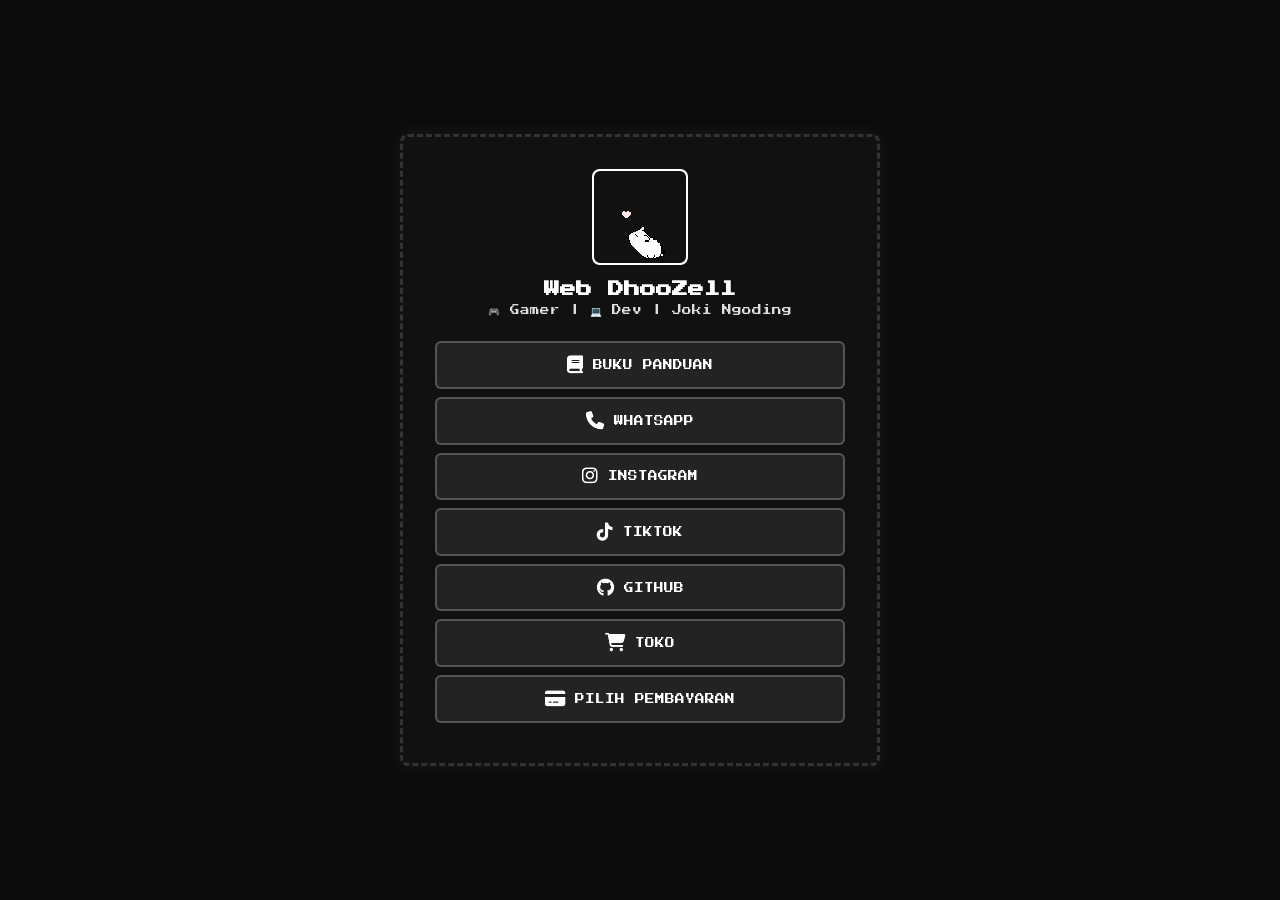
<file: index.html>
<!DOCTYPE html>
<html lang="id">
<head>
  <meta charset="UTF-8" />
  <meta name="viewport" content="width=device-width, initial-scale=1.0"/>
  <title>Linktree DhoZell</title>
  <link rel="stylesheet" href="style.css" />
  <!-- Font Awesome untuk icon -->
  <link rel="stylesheet" href="https://cdnjs.cloudflare.com/ajax/libs/font-awesome/6.5.0/css/all.min.css">
</head>
<body>
  <!-- Konten utama -->
  <div class="container crt">
    <div class="avatar animate-fade-up">
      <img src="/Gif/x.gif" alt="Avatar" />
    </div>
    <h1 class="animate-fade-up" style="animation-delay: 0.2s">Web DhooZell</h1>
    <p class="animate-fade-up" style="animation-delay: 0.4s">🎮 Gamer | 💻 Dev | Joki Ngoding</p>
    
<div class="links">

  <a href="Panduan.html" class="animate-fade-up" style="animation-delay: 1.2s">
        <i class="fa-solid fa-book"></i> Buku Panduan
      </a>
     

            <a href="Cs.html" class="animate-fade-up" style="animation-delay: 1s">
        <i class="fas fa-phone"></i> WhatsApp 
      </a>
            <a href="https://www.instagram.com/zellsukaturuuu?igsh=Yncwa2Jlb3AwZWtr" class="animate-fade-up" style="animation-delay: 1.2s" class="animate-fade-up" style="animation-delay: 1.4s">
        <i class="fab fa-instagram"></i>  Instagram
      </a>
      
      <a href="https://www.tiktok.com/@dhoozell?_t=ZS-90FOWYieyzS&_r=1" class="animate-fade-up" style="animation-delay: 1s">

        <i class="fab fa-tiktok"></i> TikTok
      </a>
      
      <a href="warning.html" class="animate-fade-up" style="animation-delay: 1.6s">
        <i class="fa-brands fa-github"></i> Github
      </a>
      
      <a href="warning.html" class="animate-fade-up" style="animation-delay: 1.8s">
        <i class="fas fa-cart-shopping"></i> Toko
      </a>
      
      <a href="byr.html" class="animate-fade-up" style="animation-delay: 1.2s">
        <i class="fa-solid fa-credit-card"></i> Pilih Pembayaran 
      </a>
     
     
  <script src="script.js"></script>
</body>
</html>
</file>
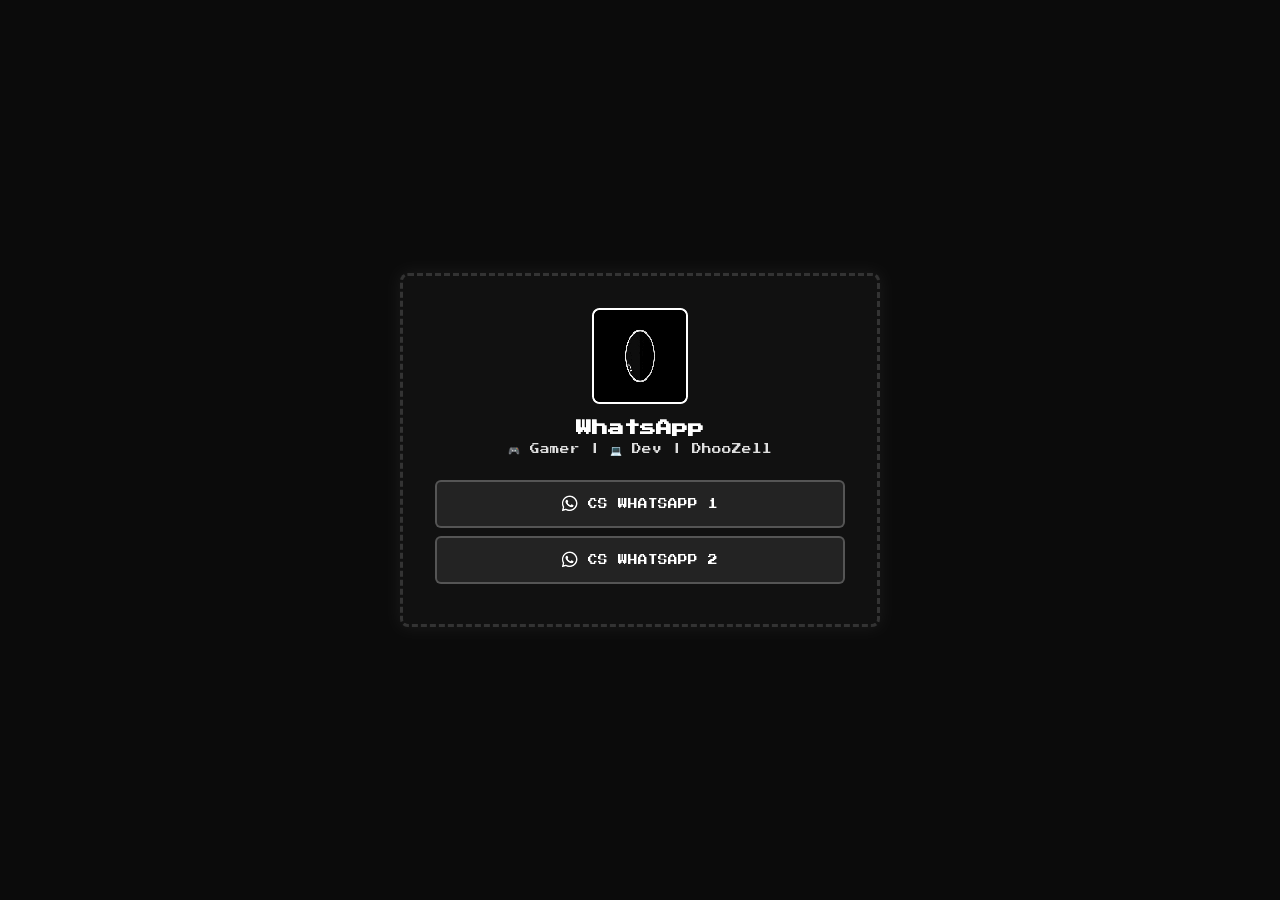
<file: Cs.html>
<!DOCTYPE html>
<html lang="id">
<head>
  <meta charset="UTF-8" />
  <meta name="viewport" content="width=device-width, initial-scale=1.0"/>
  <title>Linktree DhooZell</title>
  <link rel="stylesheet" href="style.css" />
  <!-- Font Awesome untuk icon -->
  <link rel="stylesheet" href="https://cdnjs.cloudflare.com/ajax/libs/font-awesome/6.5.0/css/all.min.css">
</head>
<body>
  
    <div class="container crt">
    <div class="  avatar animate-fade-up">
      <img src="/Gif/g.gif" alt="Avatar" />
    </div>
    <h1 class="animate-fade-up" style="animation-delay: 0.2s">WhatsApp</h1>
    <p class="animate-fade-up" style="animation-delay: 0.4s">🎮 Gamer | 💻 Dev | DhooZell</p>
  
  <div class="links">
  <a href=https://wa.me/6285143279837?text= class="animate-fade-up" style="animation-delay: 0.s">
        <i class="fab fa-whatsapp"></i> CS WhatsApp 1
      </a>
      <a href=https://wa.me/6287738441668?text= class="animate-fade-up" style="animation-delay: 0.s">
        <i class="fab fa-whatsapp"></i> CS WhatsApp 2

      </a>
      </div>
  </body>
  </html>
</file>
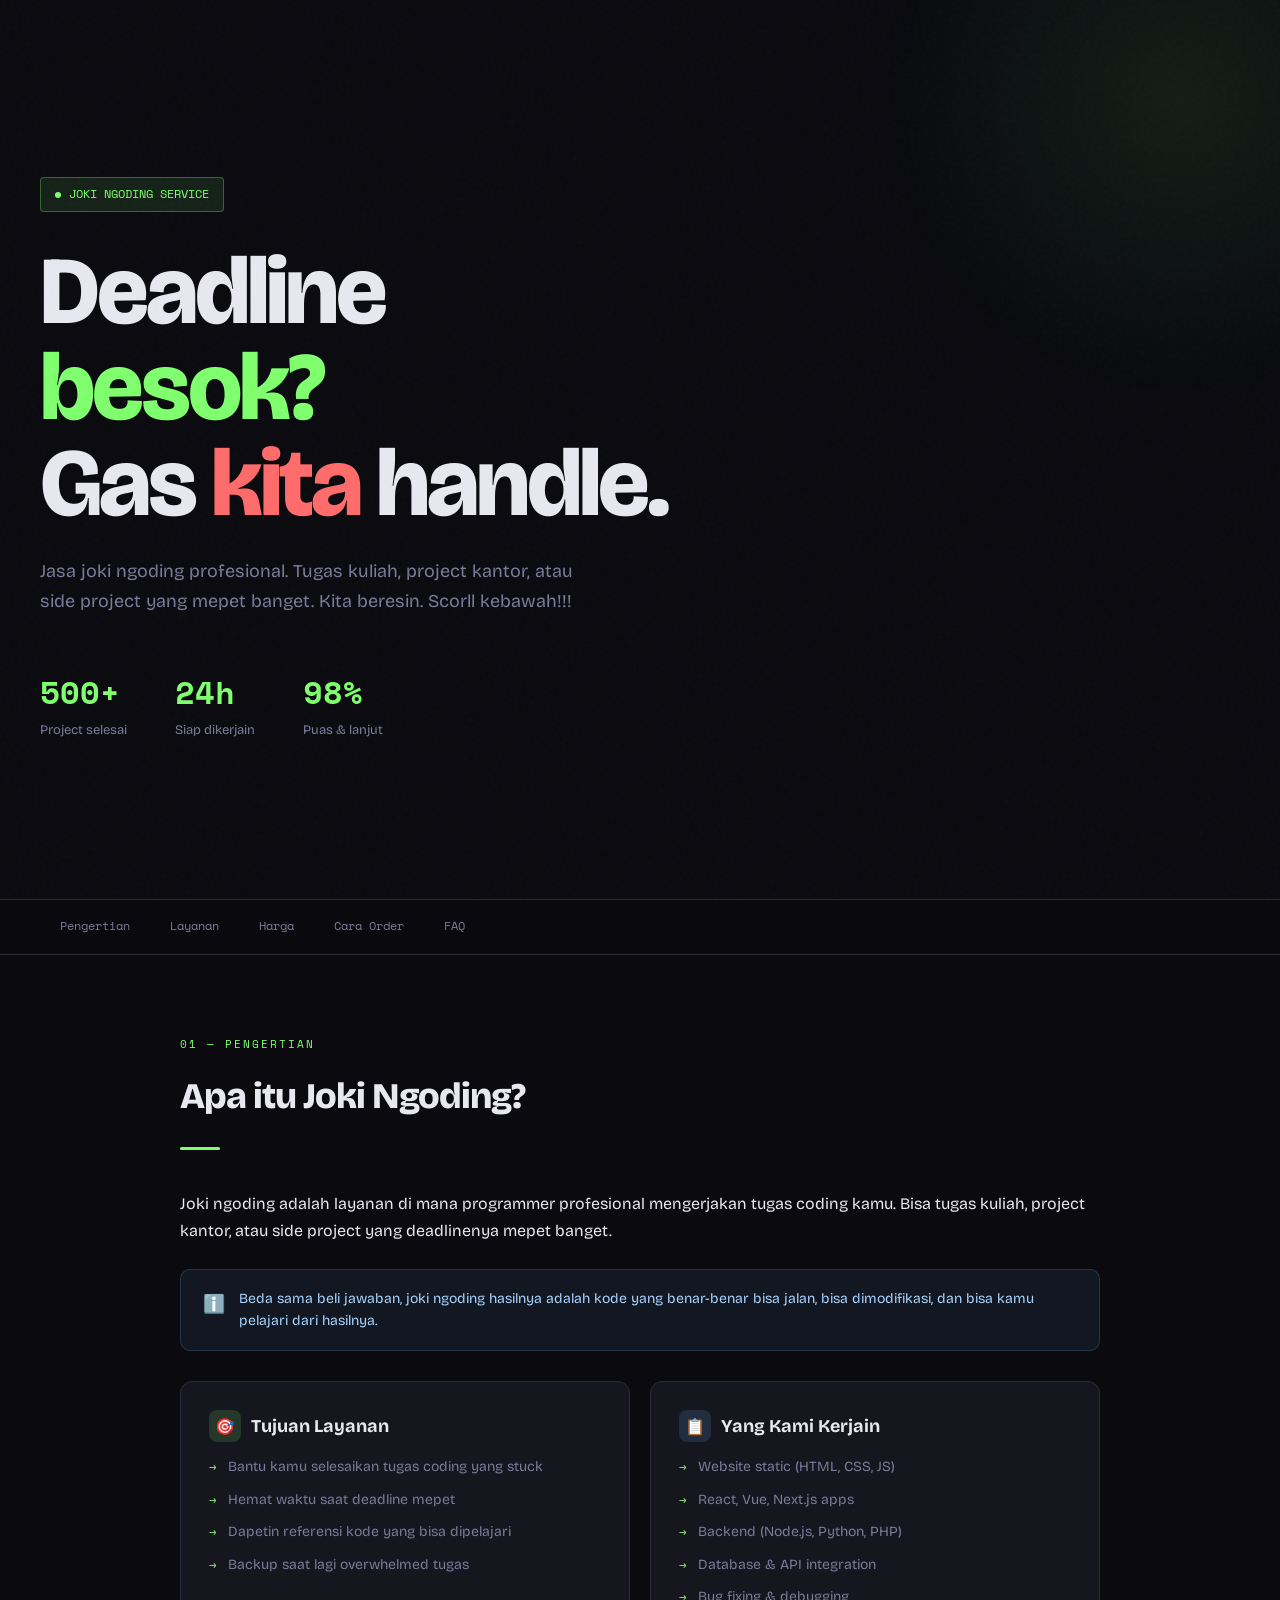
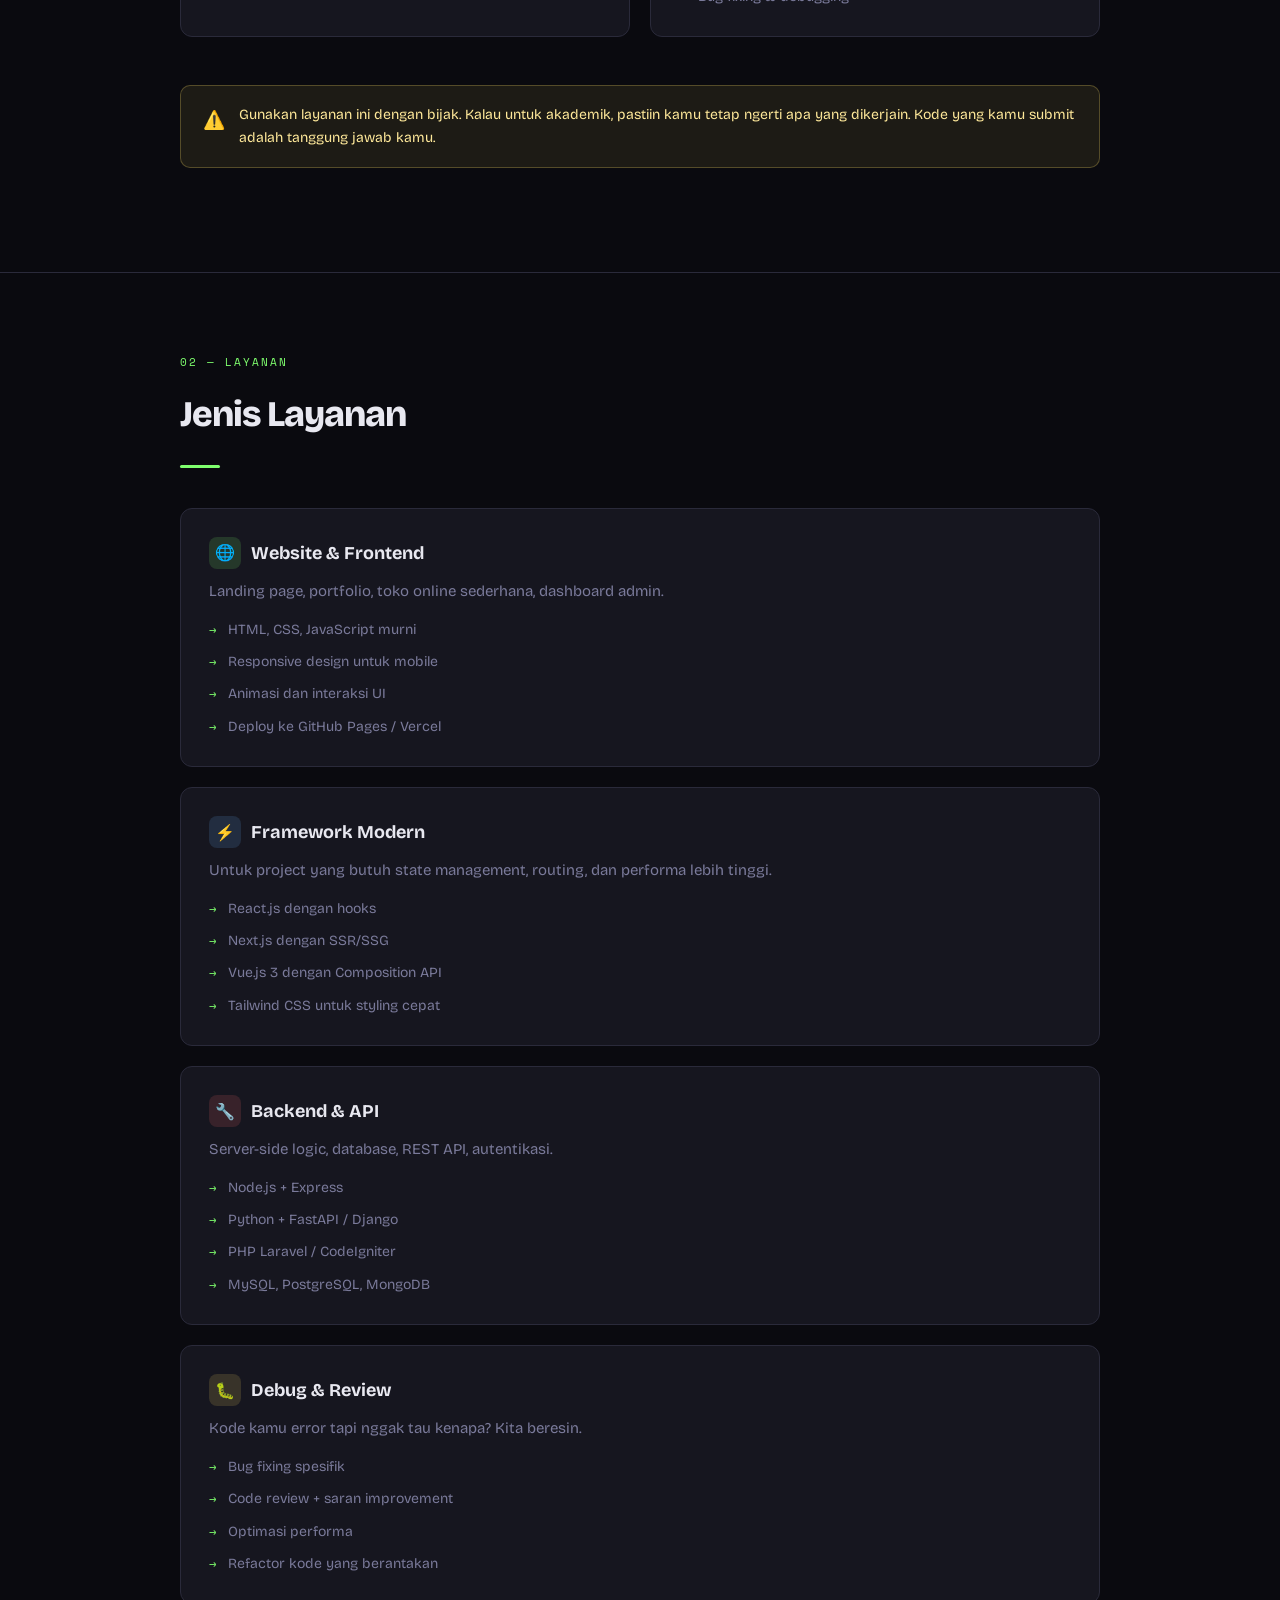
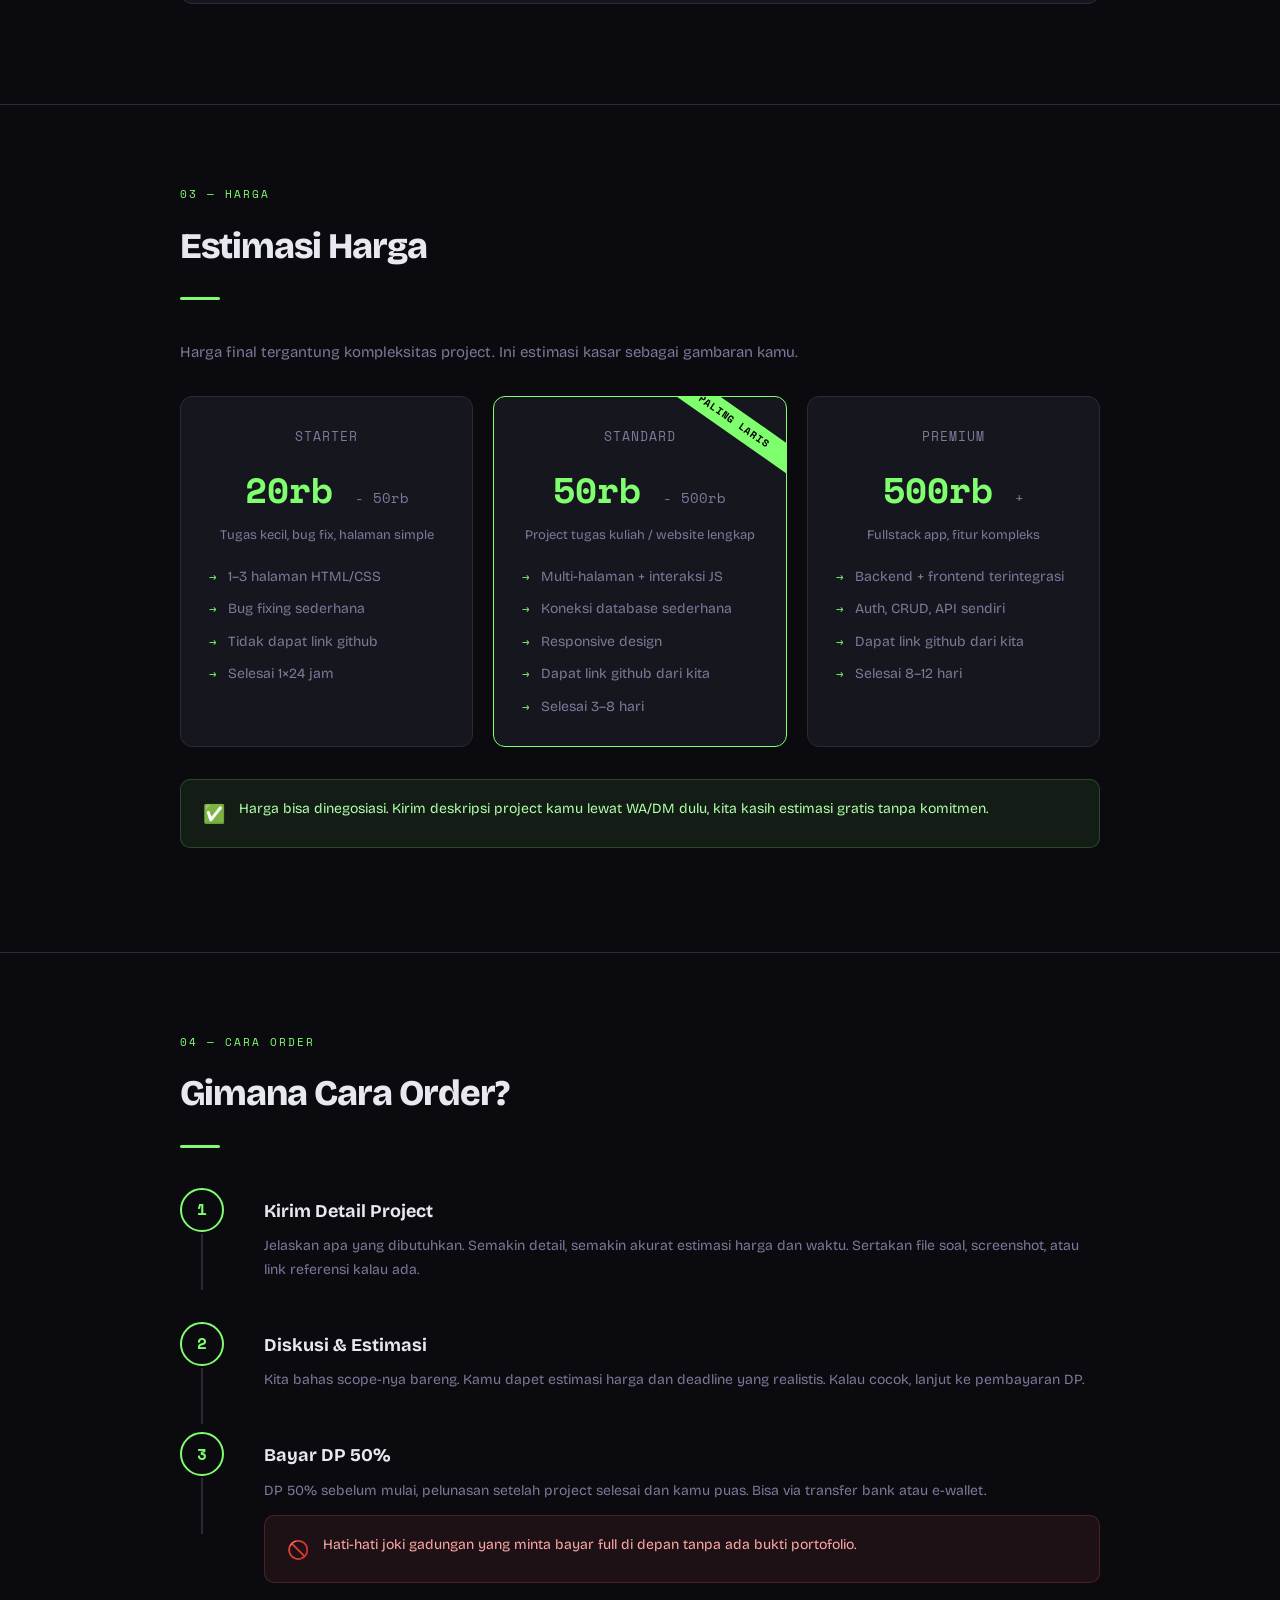
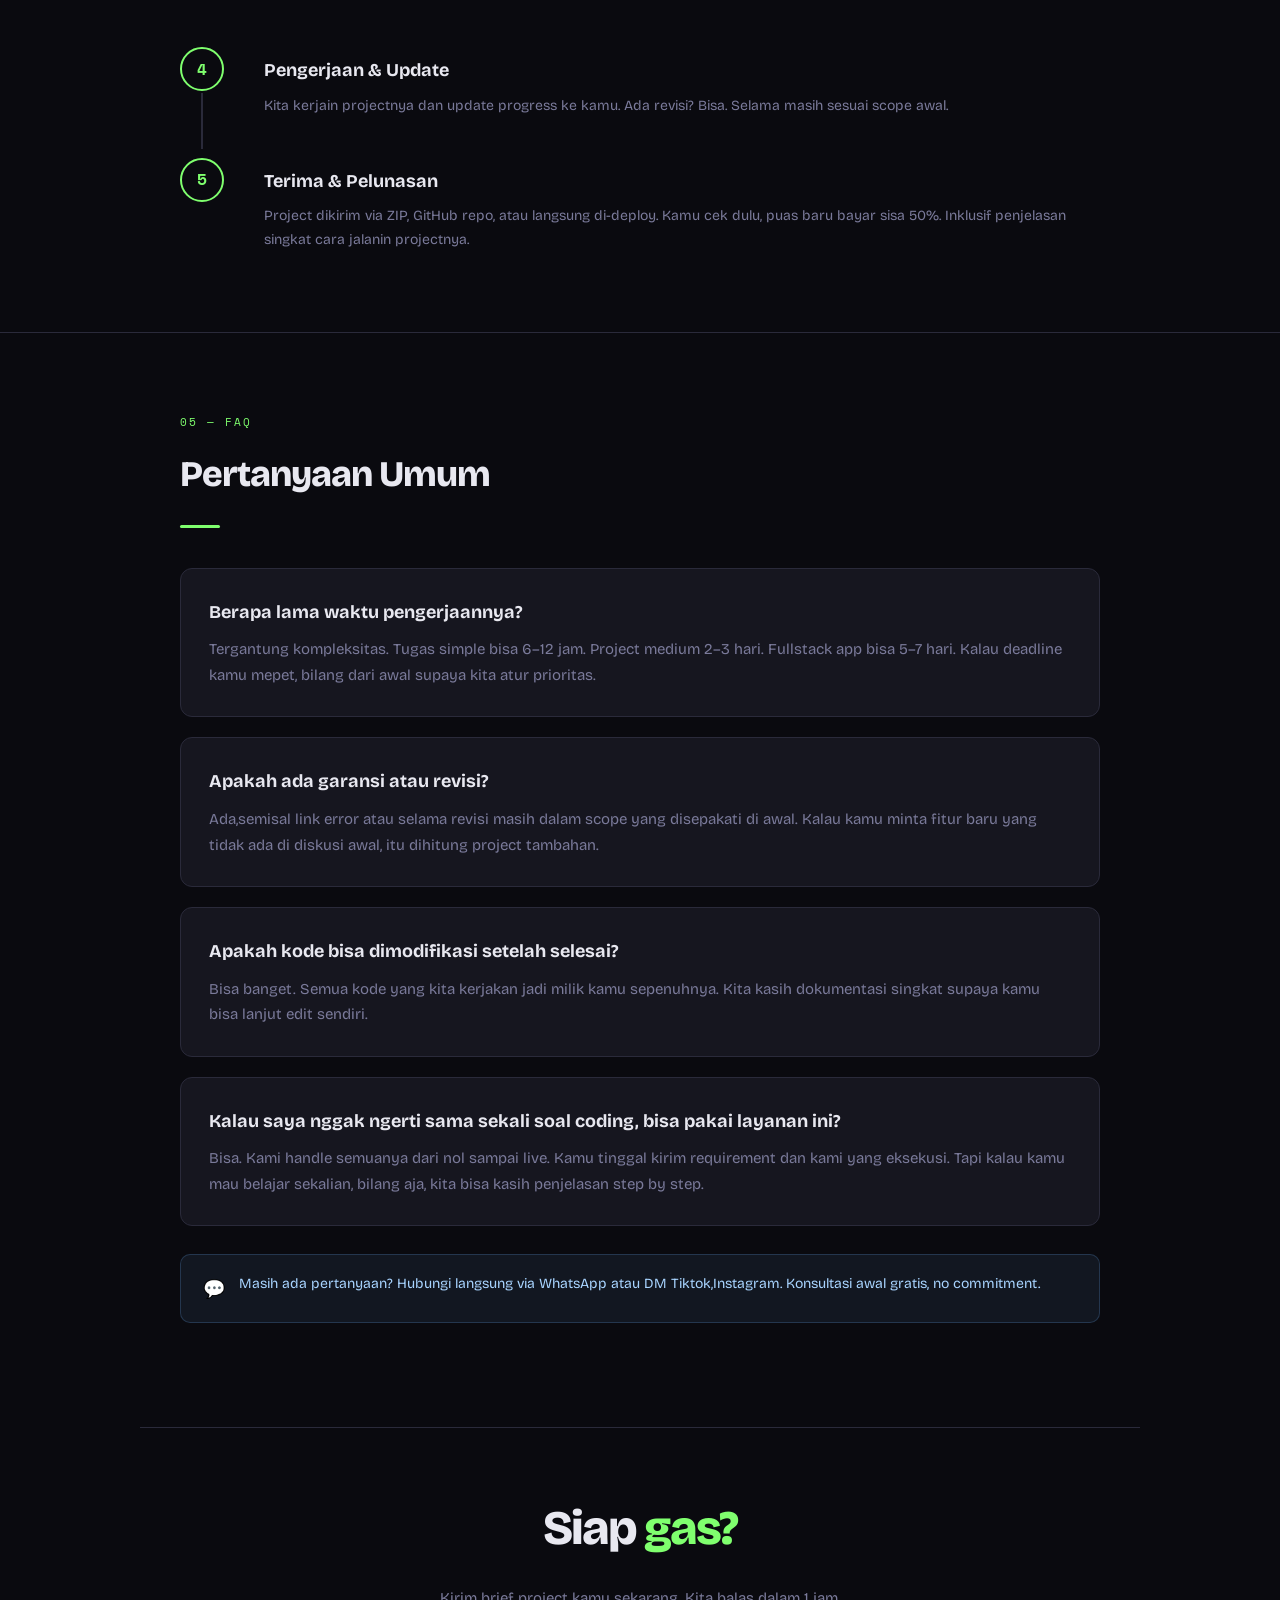
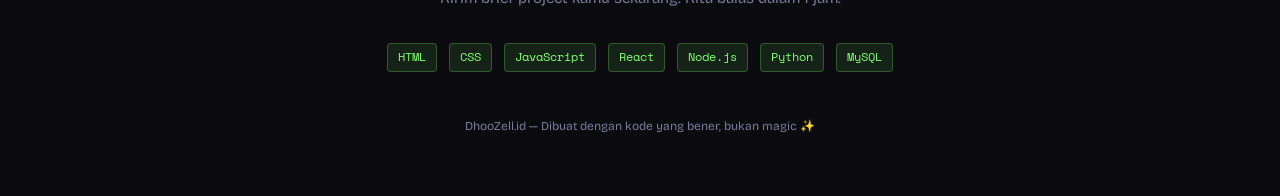
<file: joki.html>
<!DOCTYPE html>
<html lang="id">
<head>
<meta charset="UTF-8">
<meta name="viewport" content="width=device-width, initial-scale=1.0">
<title>DhooZell.id — Jasa Joki Ngoding</title>
<link href="https://fonts.googleapis.com/css2?family=Space+Mono:ital,wght@0,400;0,700;1,400&family=Bricolage+Grotesque:opsz,wght@12..96,400;12..96,600;12..96,800&display=swap" rel="stylesheet">
<style>
  :root {
    --bg: #0a0a0f;
    --surface: #111118;
    --card: #16161f;
    --border: #2a2a3a;
    --accent: #7fff6e;
    --accent2: #ff6b6b;
    --accent3: #6eb5ff;
    --text: #e8e8f0;
    --muted: #7a7a9a;
    --yellow: #ffe066;
  }
  * { margin:0; padding:0; box-sizing:border-box; }
  body { background:var(--bg); color:var(--text); font-family:'Bricolage Grotesque',sans-serif; line-height:1.7; overflow-x:hidden; }
  body::before { content:''; position:fixed; inset:0; background-image:url("data:image/svg+xml,%3Csvg viewBox='0 0 256 256' xmlns='http://www.w3.org/2000/svg'%3E%3Cfilter id='noise'%3E%3CfeTurbulence type='fractalNoise' baseFrequency='0.9' numOctaves='4' stitchTiles='stitch'/%3E%3C/filter%3E%3Crect width='100%25' height='100%25' filter='url(%23noise)' opacity='0.04'/%3E%3C/svg%3E"); pointer-events:none; z-index:9999; opacity:0.6; }

  .hero { min-height:100vh; display:flex; flex-direction:column; justify-content:center; padding:80px 40px 60px; position:relative; border-bottom:1px solid var(--border); overflow:hidden; }
  .hero::after { content:''; position:absolute; top:-200px; right:-200px; width:600px; height:600px; background:radial-gradient(circle, rgba(127,255,110,0.08) 0%, transparent 70%); pointer-events:none; }

  .badge { display:inline-flex; align-items:center; gap:8px; background:rgba(127,255,110,0.1); border:1px solid rgba(127,255,110,0.3); color:var(--accent); font-family:'Space Mono',monospace; font-size:12px; padding:6px 14px; border-radius:4px; margin-bottom:32px; width:fit-content; animation:fadein 0.5s ease; }
  .badge::before { content:''; width:6px; height:6px; background:var(--accent); border-radius:50%; animation:blink 1.5s infinite; }
  @keyframes blink { 0%,100%{opacity:1} 50%{opacity:0} }
  @keyframes fadein { from{opacity:0;transform:translateY(20px)} to{opacity:1;transform:translateY(0)} }
  @keyframes slidein { from{opacity:0;transform:translateX(-30px)} to{opacity:1;transform:translateX(0)} }

  h1 { font-size:clamp(48px,8vw,96px); font-weight:800; line-height:1.0; letter-spacing:-3px; margin-bottom:24px; animation:slidein 0.6s ease 0.1s both; }
  h1 .green { color:var(--accent); }
  h1 .red { color:var(--accent2); }
  .hero-sub { font-size:18px; color:var(--muted); max-width:540px; margin-bottom:48px; animation:fadein 0.6s ease 0.2s both; }
  .hero-stats { display:flex; gap:48px; animation:fadein 0.6s ease 0.3s both; }
  .stat-num { font-size:32px; font-weight:800; color:var(--accent); font-family:'Space Mono',monospace; }
  .stat-label { font-size:13px; color:var(--muted); }

  .nav { position:sticky; top:0; z-index:100; background:rgba(10,10,15,0.9); backdrop-filter:blur(20px); border-bottom:1px solid var(--border); padding:0 40px; display:flex; gap:0; overflow-x:auto; }
  .nav a { display:block; padding:16px 20px; color:var(--muted); text-decoration:none; font-family:'Space Mono',monospace; font-size:12px; white-space:nowrap; transition:color 0.2s; border-bottom:2px solid transparent; }
  .nav a:hover, .nav a.active { color:var(--accent); border-bottom-color:var(--accent); }

  .container { max-width:1000px; margin:0 auto; padding:80px 40px; }
  h2 { font-size:36px; font-weight:800; margin-bottom:8px; letter-spacing:-1px; }
  .section-tag { font-family:'Space Mono',monospace; font-size:11px; color:var(--accent); letter-spacing:2px; text-transform:uppercase; margin-bottom:12px; display:block; }
  .divider { width:40px; height:3px; background:var(--accent); margin:20px 0 40px; border-radius:2px; }

  .card { background:var(--card); border:1px solid var(--border); border-radius:12px; padding:28px; margin-bottom:20px; transition:border-color 0.2s,transform 0.2s; }
  .card:hover { border-color:var(--accent); transform:translateY(-2px); }
  .card-title { font-size:18px; font-weight:700; margin-bottom:10px; display:flex; align-items:center; gap:10px; }
  .icon { width:32px; height:32px; border-radius:8px; display:flex; align-items:center; justify-content:center; font-size:16px; flex-shrink:0; }
  .icon-green { background:rgba(127,255,110,0.15); }
  .icon-red { background:rgba(255,107,107,0.15); }
  .icon-blue { background:rgba(110,181,255,0.15); }
  .icon-yellow { background:rgba(255,224,102,0.15); }

  p { color:var(--muted); font-size:15px; }
  .card p { margin-bottom:0; }

  .list { list-style:none; display:flex; flex-direction:column; gap:10px; margin-top:14px; }
  .list li { display:flex; align-items:flex-start; gap:12px; color:var(--muted); font-size:14px; line-height:1.6; }
  .list li::before { content:'→'; color:var(--accent); font-family:'Space Mono',monospace; font-size:12px; flex-shrink:0; margin-top:2px; }

  .note { border-radius:10px; padding:18px 22px; margin:24px 0; display:flex; gap:14px; align-items:flex-start; font-size:14px; line-height:1.6; }
  .note-icon { font-size:18px; flex-shrink:0; margin-top:2px; }
  .note-info { background:rgba(110,181,255,0.08); border:1px solid rgba(110,181,255,0.2); color:#a8d4ff; }
  .note-warn { background:rgba(255,224,102,0.08); border:1px solid rgba(255,224,102,0.25); color:#ffe99a; }
  .note-danger { background:rgba(255,107,107,0.08); border:1px solid rgba(255,107,107,0.2); color:#ffaaa8; }
  .note-success { background:rgba(127,255,110,0.08); border:1px solid rgba(127,255,110,0.2); color:#b0ffaa; }

  .price-grid { display:grid; grid-template-columns:repeat(auto-fit,minmax(240px,1fr)); gap:20px; margin-top:30px; }
  .price-card { background:var(--card); border:1px solid var(--border); border-radius:12px; padding:28px; text-align:center; transition:border-color 0.2s,transform 0.2s; position:relative; overflow:hidden; }
  .price-card.popular { border-color:var(--accent); }
  .price-card.popular::before { content:'PALING LARIS'; position:absolute; top:12px; right:-30px; background:var(--accent); color:#000; font-size:10px; font-weight:700; font-family:'Space Mono',monospace; padding:4px 40px; transform:rotate(35deg); letter-spacing:1px; }
  .price-card:hover { transform:translateY(-4px); }
  .tier { font-size:13px; color:var(--muted); font-family:'Space Mono',monospace; text-transform:uppercase; letter-spacing:1px; margin-bottom:12px; }
  .price { font-size:36px; font-weight:800; color:var(--accent); font-family:'Space Mono',monospace; margin-bottom:4px; }
  .price span { font-size:14px; color:var(--muted); font-weight:400; }
  .price-desc { font-size:13px; color:var(--muted); margin-bottom:20px; }

  .steps { display:flex; flex-direction:column; gap:0; margin-top:32px; }
  .step { display:grid; grid-template-columns:60px 1fr; gap:24px; position:relative; padding-bottom:40px; }
  .step:last-child { padding-bottom:0; }
  .step-num { width:44px; height:44px; border-radius:50%; border:2px solid var(--accent); display:flex; align-items:center; justify-content:center; font-family:'Space Mono',monospace; font-weight:700; color:var(--accent); font-size:16px; flex-shrink:0; background:var(--bg); position:relative; z-index:1; }
  .step:not(:last-child) .step-num::after { content:''; position:absolute; top:44px; left:50%; transform:translateX(-50%); width:2px; height:calc(100% + 16px); background:var(--border); }
  .step-content { padding-top:8px; }
  .step-title { font-size:18px; font-weight:700; margin-bottom:8px; }
  .step-desc { color:var(--muted); font-size:14px; }

  .grid-2 { display:grid; grid-template-columns:repeat(auto-fit,minmax(300px,1fr)); gap:20px; }

  .tag-pill { display:inline-block; background:rgba(127,255,110,0.1); border:1px solid rgba(127,255,110,0.25); color:var(--accent); font-size:12px; padding:3px 10px; border-radius:4px; font-family:'Space Mono',monospace; margin:4px; }

  footer { border-top:1px solid var(--border); padding:60px 40px; text-align:center; max-width:1000px; margin:0 auto; }
  .footer-big { font-size:48px; font-weight:800; letter-spacing:-2px; margin-bottom:16px; }
  .highlight { color:var(--accent); }
  hr.section-divider { border:none; border-top:1px solid var(--border); margin:0; }

  @media(max-width:600px) {
    .hero { padding:60px 20px 40px; }
    h1 { font-size:42px; letter-spacing:-2px; }
    .hero-stats { gap:28px; flex-wrap:wrap; }
    .container { padding:60px 20px; }
    .nav { padding:0 20px; }
    footer { padding:40px 20px; }
  }
</style>
</head>
<body>

<section class="hero">
  <div class="badge">JOKI NGODING SERVICE</div>
  <h1>Deadline<br><span class="green">besok?</span><br>Gas <span class="red">kita</span> handle.</h1>
  <p class="hero-sub">Jasa joki ngoding profesional. Tugas kuliah, project kantor, atau side project yang mepet banget. Kita beresin.
  Scorll kebawah!!!</p>
  <div class="hero-stats">
    <div class="stat-item"><div class="stat-num">500+</div><div class="stat-label">Project selesai</div></div>
    <div class="stat-item"><div class="stat-num">24h</div><div class="stat-label">Siap dikerjain</div></div>
    <div class="stat-item"><div class="stat-num">98%</div><div class="stat-label">Puas & lanjut</div></div>
  </div>
</section>

<nav class="nav">
  <a href="#pengertian" class="active">Pengertian</a>
  <a href="#layanan">Layanan</a>
  <a href="#harga">Harga</a>
  <a href="#cara-order">Cara Order</a>
  <a href="#faq">FAQ</a>
</nav>

<!-- PENGERTIAN -->
<section id="pengertian">
  <div class="container">
    <span class="section-tag">01 — Pengertian</span>
    <h2>Apa itu Joki Ngoding?</h2>
    <div class="divider"></div>
    <p style="font-size:16px; color:var(--text); margin-bottom:24px;">Joki ngoding adalah layanan di mana programmer profesional mengerjakan tugas coding kamu. Bisa tugas kuliah, project kantor, atau side project yang deadlinenya mepet banget.</p>

    <div class="note note-info">
      <span class="note-icon">ℹ️</span>
      <span>Beda sama beli jawaban, joki ngoding hasilnya adalah kode yang benar-benar bisa jalan, bisa dimodifikasi, dan bisa kamu pelajari dari hasilnya.</span>
    </div>

    <div class="grid-2" style="margin-top:30px;">
      <div class="card">
        <div class="card-title"><div class="icon icon-green">🎯</div>Tujuan Layanan</div>
        <ul class="list">
          <li>Bantu kamu selesaikan tugas coding yang stuck</li>
          <li>Hemat waktu saat deadline mepet</li>
          <li>Dapetin referensi kode yang bisa dipelajari</li>
          <li>Backup saat lagi overwhelmed tugas</li>
        </ul>
      </div>
      <div class="card">
        <div class="card-title"><div class="icon icon-blue">📋</div>Yang Kami Kerjain</div>
        <ul class="list">
          <li>Website static (HTML, CSS, JS)</li>
          <li>React, Vue, Next.js apps</li>
          <li>Backend (Node.js, Python, PHP)</li>
          <li>Database & API integration</li>
          <li>Bug fixing & debugging</li>
        </ul>
      </div>
    </div>

    <div class="note note-warn" style="margin-top:28px;">
      <span class="note-icon">⚠️</span>
      <span>Gunakan layanan ini dengan bijak. Kalau untuk akademik, pastiin kamu tetap ngerti apa yang dikerjain. Kode yang kamu submit adalah tanggung jawab kamu.</span>
    </div>
  </div>
</section>

<hr class="section-divider">

<!-- LAYANAN -->
<section id="layanan">
  <div class="container">
    <span class="section-tag">02 — Layanan</span>
    <h2>Jenis Layanan</h2>
    <div class="divider"></div>

    <div class="card">
      <div class="card-title"><div class="icon icon-green">🌐</div>Website & Frontend</div>
      <p>Landing page, portfolio, toko online sederhana, dashboard admin.</p>
      <ul class="list">
        <li>HTML, CSS, JavaScript murni</li>
        <li>Responsive design untuk mobile</li>
        <li>Animasi dan interaksi UI</li>
        <li>Deploy ke GitHub Pages / Vercel</li>
      </ul>
    </div>

    <div class="card">
      <div class="card-title"><div class="icon icon-blue">⚡</div>Framework Modern</div>
      <p>Untuk project yang butuh state management, routing, dan performa lebih tinggi.</p>
      <ul class="list">
        <li>React.js dengan hooks</li>
        <li>Next.js dengan SSR/SSG</li>
        <li>Vue.js 3 dengan Composition API</li>
        <li>Tailwind CSS untuk styling cepat</li>
      </ul>
    </div>

    <div class="card">
      <div class="card-title"><div class="icon icon-red">🔧</div>Backend & API</div>
      <p>Server-side logic, database, REST API, autentikasi.</p>
      <ul class="list">
        <li>Node.js + Express</li>
        <li>Python + FastAPI / Django</li>
        <li>PHP Laravel / CodeIgniter</li>
        <li>MySQL, PostgreSQL, MongoDB</li>
      </ul>
    </div>

    <div class="card">
      <div class="card-title"><div class="icon icon-yellow">🐛</div>Debug & Review</div>
      <p>Kode kamu error tapi nggak tau kenapa? Kita beresin.</p>
      <ul class="list">
        <li>Bug fixing spesifik</li>
        <li>Code review + saran improvement</li>
        <li>Optimasi performa</li>
        <li>Refactor kode yang berantakan</li>
      </ul>
    </div>
  </div>
</section>

<hr class="section-divider">

<!-- HARGA -->
<section id="harga">
  <div class="container">
    <span class="section-tag">03 — Harga</span>
    <h2>Estimasi Harga</h2>
    <div class="divider"></div>
    <p>Harga final tergantung kompleksitas project. Ini estimasi kasar sebagai gambaran kamu.</p>

    <div class="price-grid">
      <div class="price-card">
        <div class="tier">Starter</div>
        <div class="price">20rb <span>- 50rb</span></div>
        <div class="price-desc">Tugas kecil, bug fix, halaman simple</div>
        <ul class="list" style="text-align:left;">
          <li>1–3 halaman HTML/CSS</li>
          <li>Bug fixing sederhana</li>
          <li>Tidak dapat link github</li>
          <li>Selesai 1×24 jam</li>
        </ul>
      </div>
      <div class="price-card popular">
        <div class="tier">Standard</div>
        <div class="price">50rb <span>- 500rb</span></div>
        <div class="price-desc">Project tugas kuliah / website lengkap</div>
        <ul class="list" style="text-align:left;">
          <li>Multi-halaman + interaksi JS</li>
          <li>Koneksi database sederhana</li>
          <li>Responsive design</li>
          <li>Dapat link github dari kita</li>
          <li>Selesai 3–8 hari</li>
        </ul>
      </div>
      <div class="price-card">
        <div class="tier">Premium</div>
        <div class="price">500rb <span>+</span></div>
        <div class="price-desc">Fullstack app, fitur kompleks</div>
        <ul class="list" style="text-align:left;">
          <li>Backend + frontend terintegrasi</li>
          <li>Auth, CRUD, API sendiri</li>
          <li>Dapat link github dari kita</li>
          <li>Selesai 8–12 hari</li>
        </ul>
      </div>
    </div>

    <div class="note note-success" style="margin-top:32px;">
      <span class="note-icon">✅</span>
      <span>Harga bisa dinegosiasi. Kirim deskripsi project kamu lewat WA/DM dulu, kita kasih estimasi gratis tanpa komitmen.</span>
    </div>
  </div>
</section>

<hr class="section-divider">

<!-- CARA ORDER -->
<section id="cara-order">
  <div class="container">
    <span class="section-tag">04 — Cara Order</span>
    <h2>Gimana Cara Order?</h2>
    <div class="divider"></div>

    <div class="steps">
      <div class="step">
        <div class="step-num">1</div>
        <div class="step-content">
          <div class="step-title">Kirim Detail Project</div>
          <div class="step-desc">Jelaskan apa yang dibutuhkan. Semakin detail, semakin akurat estimasi harga dan waktu. Sertakan file soal, screenshot, atau link referensi kalau ada.</div>
        </div>
      </div>
      <div class="step">
        <div class="step-num">2</div>
        <div class="step-content">
          <div class="step-title">Diskusi & Estimasi</div>
          <div class="step-desc">Kita bahas scope-nya bareng. Kamu dapet estimasi harga dan deadline yang realistis. Kalau cocok, lanjut ke pembayaran DP.</div>
        </div>
      </div>
      <div class="step">
        <div class="step-num">3</div>
        <div class="step-content">
          <div class="step-title">Bayar DP 50%</div>
          <div class="step-desc">DP 50% sebelum mulai, pelunasan setelah project selesai dan kamu puas. Bisa via transfer bank atau e-wallet.</div>
          <div class="note note-danger" style="margin-top:12px;">
            <span class="note-icon">🚫</span>
            <span>Hati-hati joki gadungan yang minta bayar full di depan tanpa ada bukti portofolio.</span>
          </div>
        </div>
      </div>
      <div class="step">
        <div class="step-num">4</div>
        <div class="step-content">
          <div class="step-title">Pengerjaan & Update</div>
          <div class="step-desc">Kita kerjain projectnya dan update progress ke kamu. Ada revisi? Bisa. Selama masih sesuai scope awal.</div>
        </div>
      </div>
      <div class="step">
        <div class="step-num">5</div>
        <div class="step-content">
          <div class="step-title">Terima & Pelunasan</div>
          <div class="step-desc">Project dikirim via ZIP, GitHub repo, atau langsung di-deploy. Kamu cek dulu, puas baru bayar sisa 50%. Inklusif penjelasan singkat cara jalanin projectnya.</div>
        </div>
      </div>
    </div>
  </div>
</section>

<hr class="section-divider">

<!-- FAQ -->
<section id="faq">
  <div class="container">
    <span class="section-tag">05 — FAQ</span>
    <h2>Pertanyaan Umum</h2>
    <div class="divider"></div>

    <div class="card">
      <div class="card-title">Berapa lama waktu pengerjaannya?</div>
      <p>Tergantung kompleksitas. Tugas simple bisa 6–12 jam. Project medium 2–3 hari. Fullstack app bisa 5–7 hari. Kalau deadline kamu mepet, bilang dari awal supaya kita atur prioritas.</p>
    </div>
    <div class="card">
      <div class="card-title">Apakah ada garansi atau revisi?</div>
      <p>Ada,semisal link error atau selama revisi masih dalam scope yang disepakati di awal. Kalau kamu minta fitur baru yang tidak ada di diskusi awal, itu dihitung project tambahan.</p>
    </div>
    <div class="card">
      <div class="card-title">Apakah kode bisa dimodifikasi setelah selesai?</div>
      <p>Bisa banget. Semua kode yang kita kerjakan jadi milik kamu sepenuhnya. Kita kasih dokumentasi singkat supaya kamu bisa lanjut edit sendiri.</p>
    </div>
    <div class="card">
      <div class="card-title">Kalau saya nggak ngerti sama sekali soal coding, bisa pakai layanan ini?</div>
      <p>Bisa. Kami handle semuanya dari nol sampai live. Kamu tinggal kirim requirement dan kami yang eksekusi. Tapi kalau kamu mau belajar sekalian, bilang aja, kita bisa kasih penjelasan step by step.</p>
    </div>

    <div class="note note-info" style="margin-top:28px;">
      <span class="note-icon">💬</span>
      <span>Masih ada pertanyaan? Hubungi langsung via WhatsApp atau DM Tiktok,Instagram. Konsultasi awal gratis, no commitment.</span>
    </div>
  </div>
</section>

<footer>
  <div class="footer-big">Siap <span class="highlight">gas?</span></div>
  <p style="margin-bottom:28px;">Kirim brief project kamu sekarang. Kita balas dalam 1 jam.</p>
  <div>
    <span class="tag-pill">HTML</span>
    <span class="tag-pill">CSS</span>
    <span class="tag-pill">JavaScript</span>
    <span class="tag-pill">React</span>
    <span class="tag-pill">Node.js</span>
    <span class="tag-pill">Python</span>
    <span class="tag-pill">MySQL</span>
  </div>
  <p style="margin-top:40px; font-size:12px; color:var(--muted);">DhooZell.id —  Dibuat dengan kode yang bener, bukan magic ✨</p>
</footer>

<script>
  const sections = document.querySelectorAll('section[id]')
  const navLinks = document.querySelectorAll('.nav a')
  window.addEventListener('scroll', () => {
    let current = ''
    sections.forEach(s => { if (window.scrollY >= s.offsetTop - 100) current = s.getAttribute('id') })
    navLinks.forEach(a => {
      a.classList.remove('active')
      if (a.getAttribute('href') === '#' + current) a.classList.add('active')
    })
  })
  navLinks.forEach(a => {
    a.addEventListener('click', e => {
      e.preventDefault()
      document.querySelector(a.getAttribute('href'))?.scrollIntoView({ behavior:'smooth' })
    })
  })
</script>
</body>
</html>
</file>
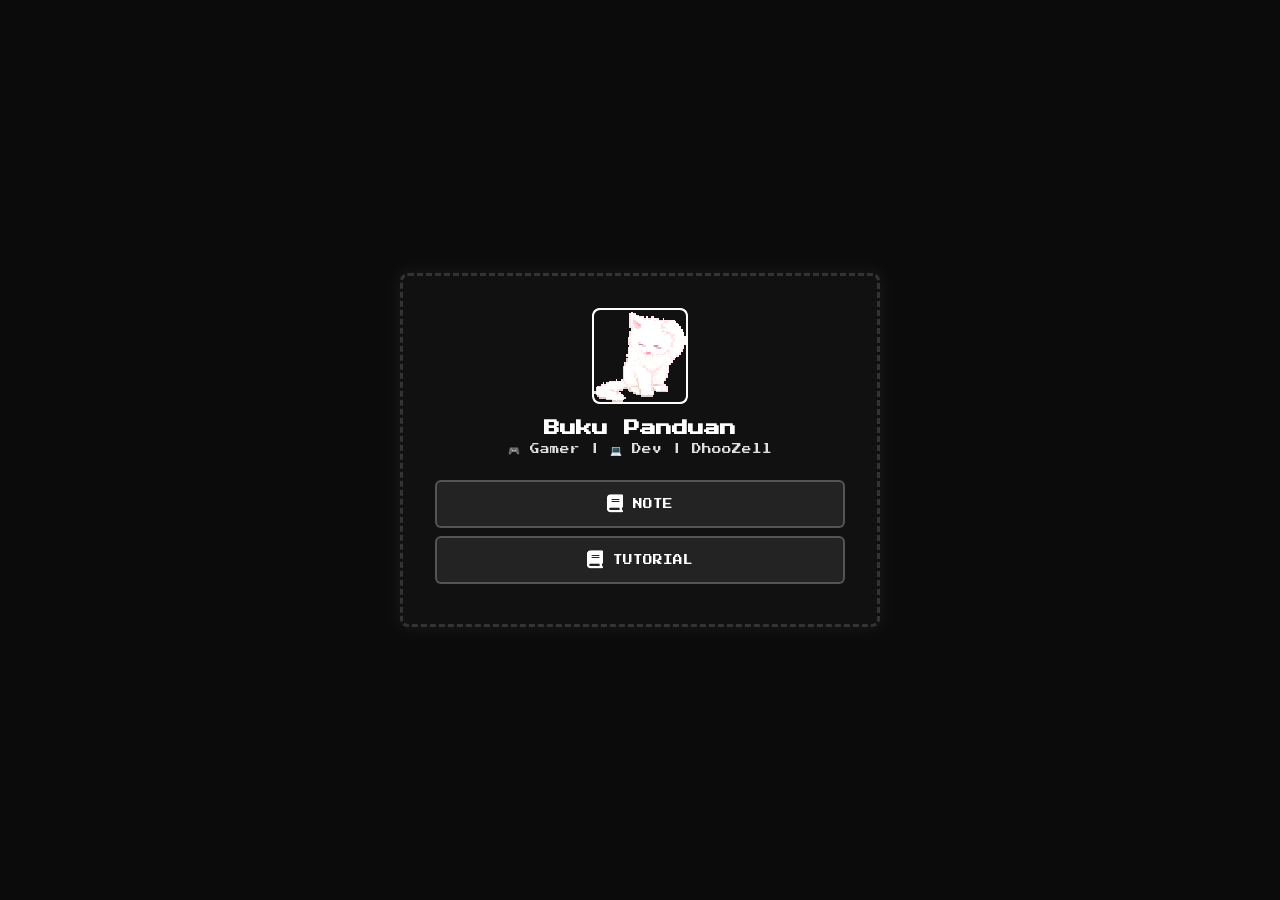
<file: Panduan.html>
<!DOCTYPE html>
<html lang="id">
<head>
  <meta charset="UTF-8" />
  <meta name="viewport" content="width=device-width, initial-scale=1.0"/>
  <title>Linktree DhooZell</title>
  <link rel="stylesheet" href="style.css" />
  <!-- Font Awesome untuk icon -->
  <link rel="stylesheet" href="https://cdnjs.cloudflare.com/ajax/libs/font-awesome/6.5.0/css/all.min.css">
</head>
<body>
  
    <div class="container crt">
    <div class="  avatar animate-fade-up">
      <img src="/Gif/d.gif" alt="Avatar" />
    </div>
    <h1 class="animate-fade-up" style="animation-delay: 0.2s">Buku Panduan</h1>
    <p class="animate-fade-up" style="animation-delay: 0.4s">🎮 Gamer | 💻 Dev | DhooZell</p>
  
  <div class="links">
  <a href="joki.html" class="animate-fade-up" style="animation-delay: 0.s">
        <i class="fa-solid fa-book"></i> Note 
      </a>
      <a href="tutorial.html" class="animate-fade-up" style="animation-delay: 0.s">
        <i class="fa-solid fa-book"></i> Tutorial 

      </a>
      </div>
  </body>
  </html>
</file>
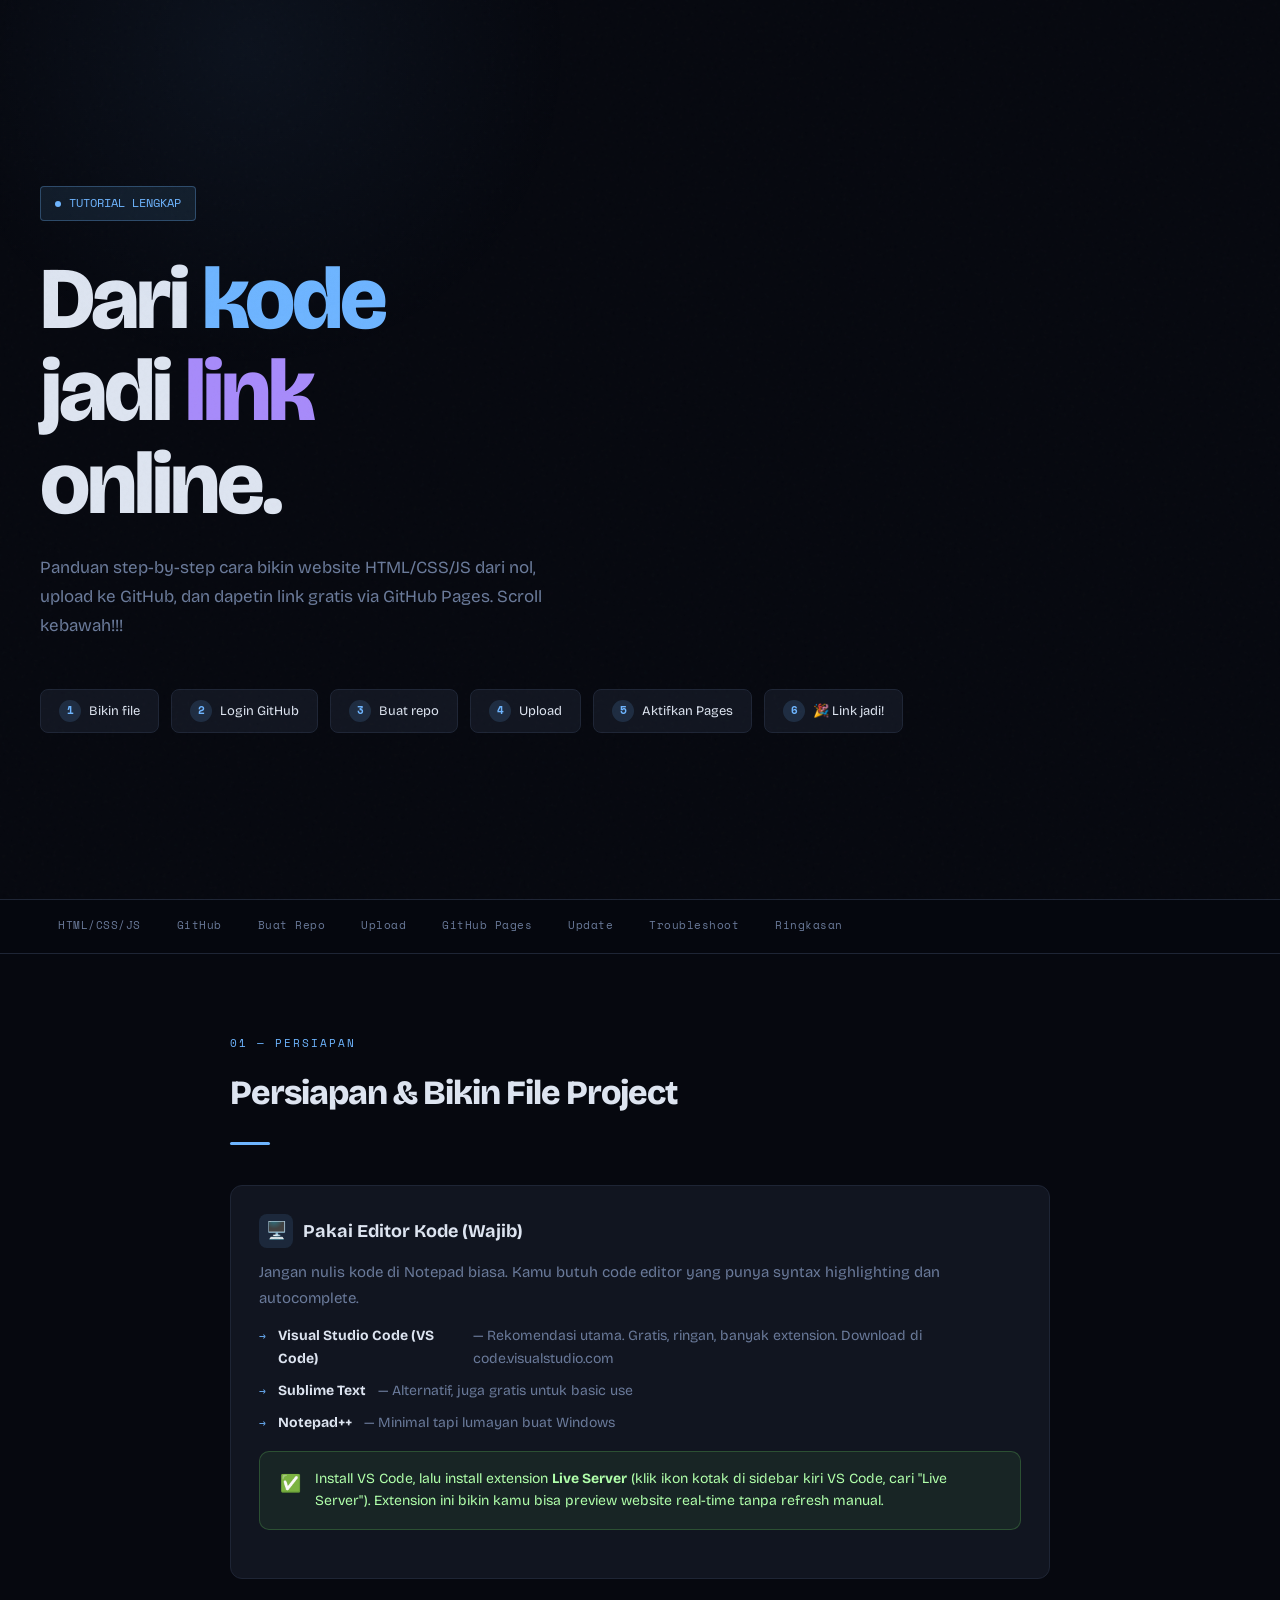
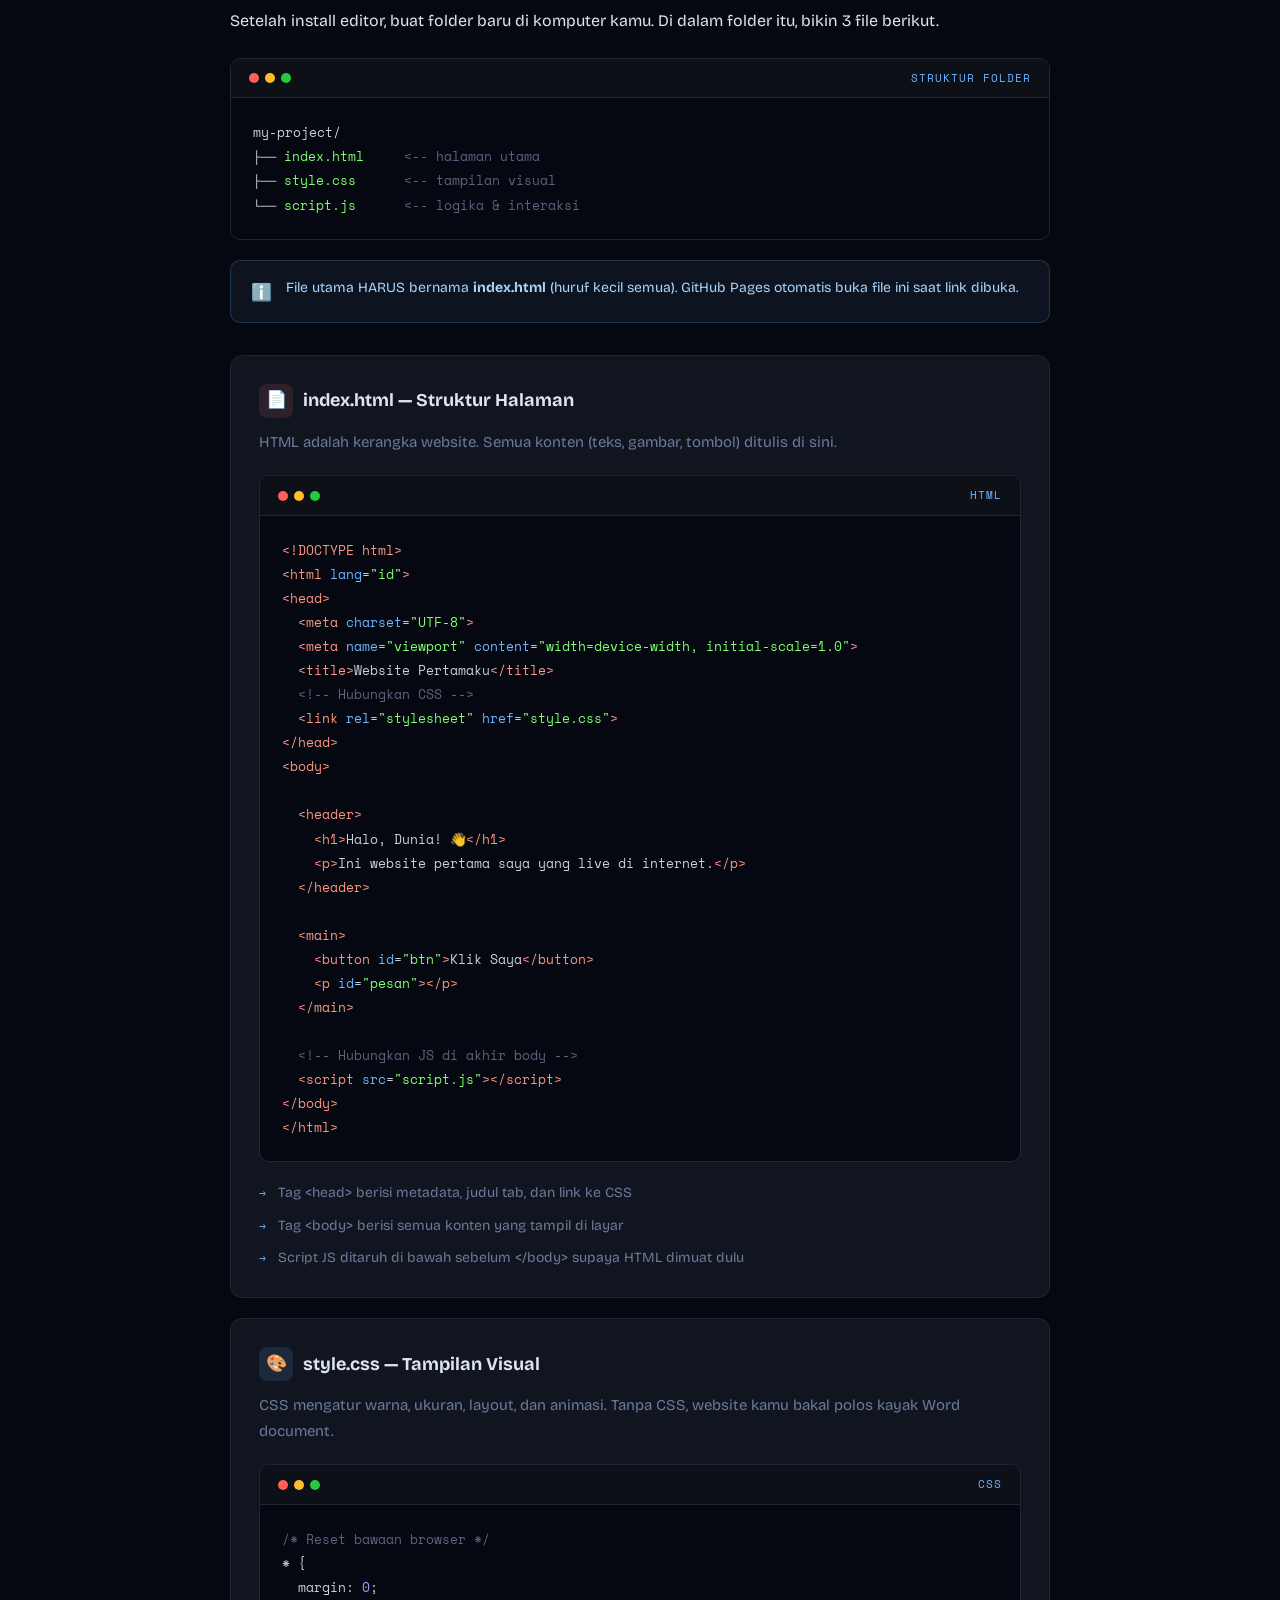
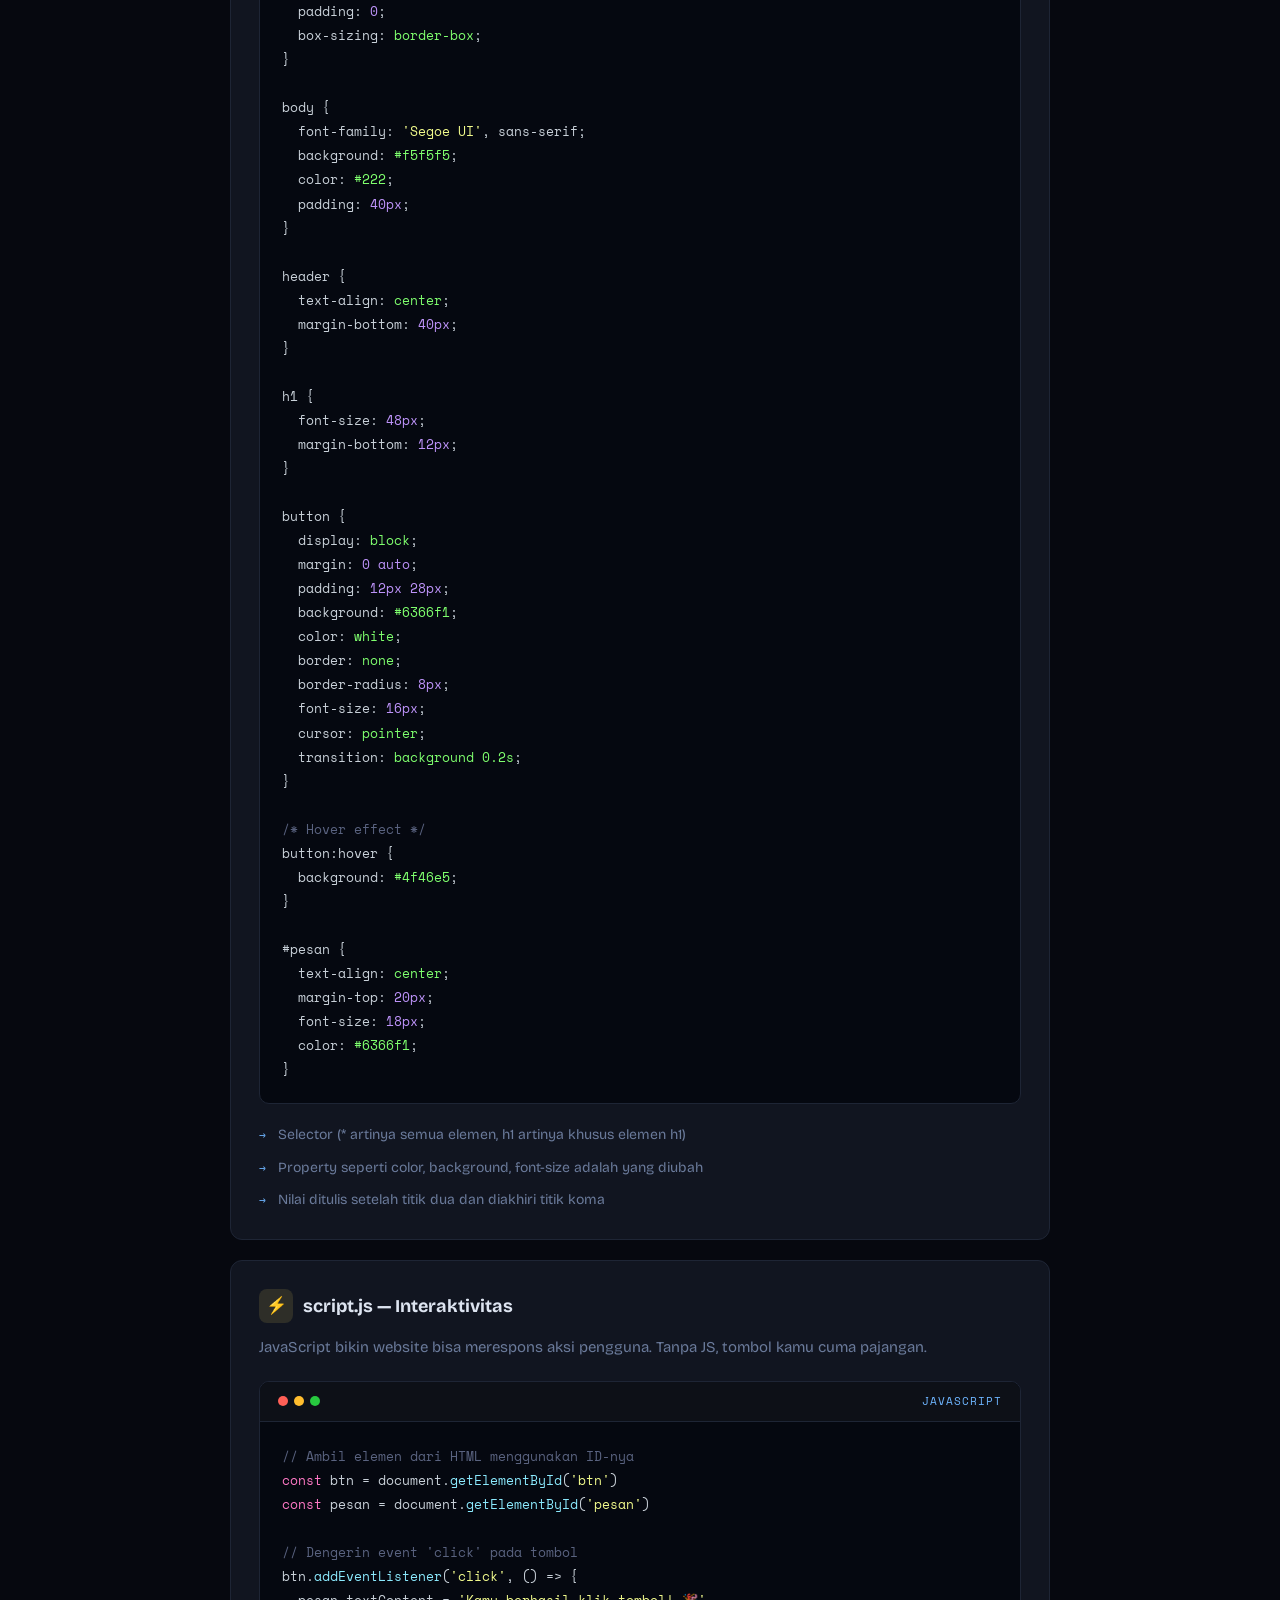
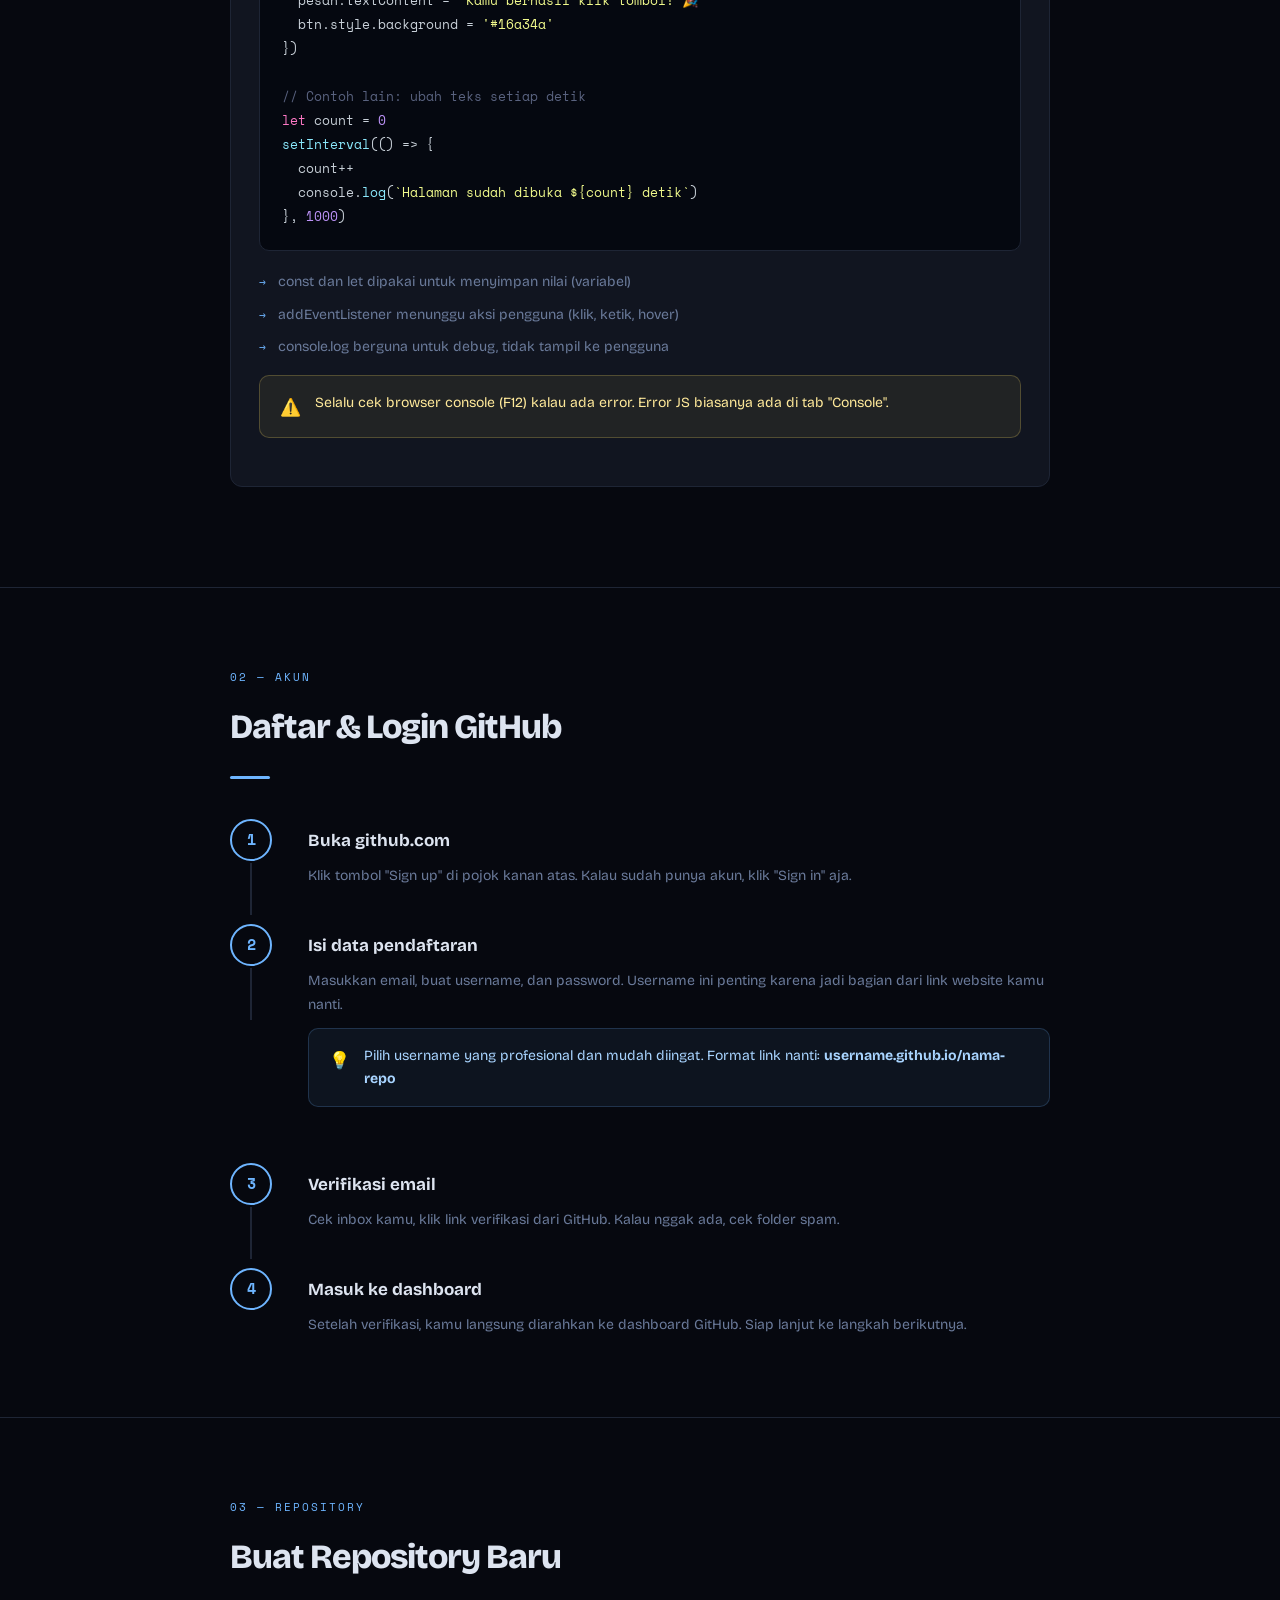
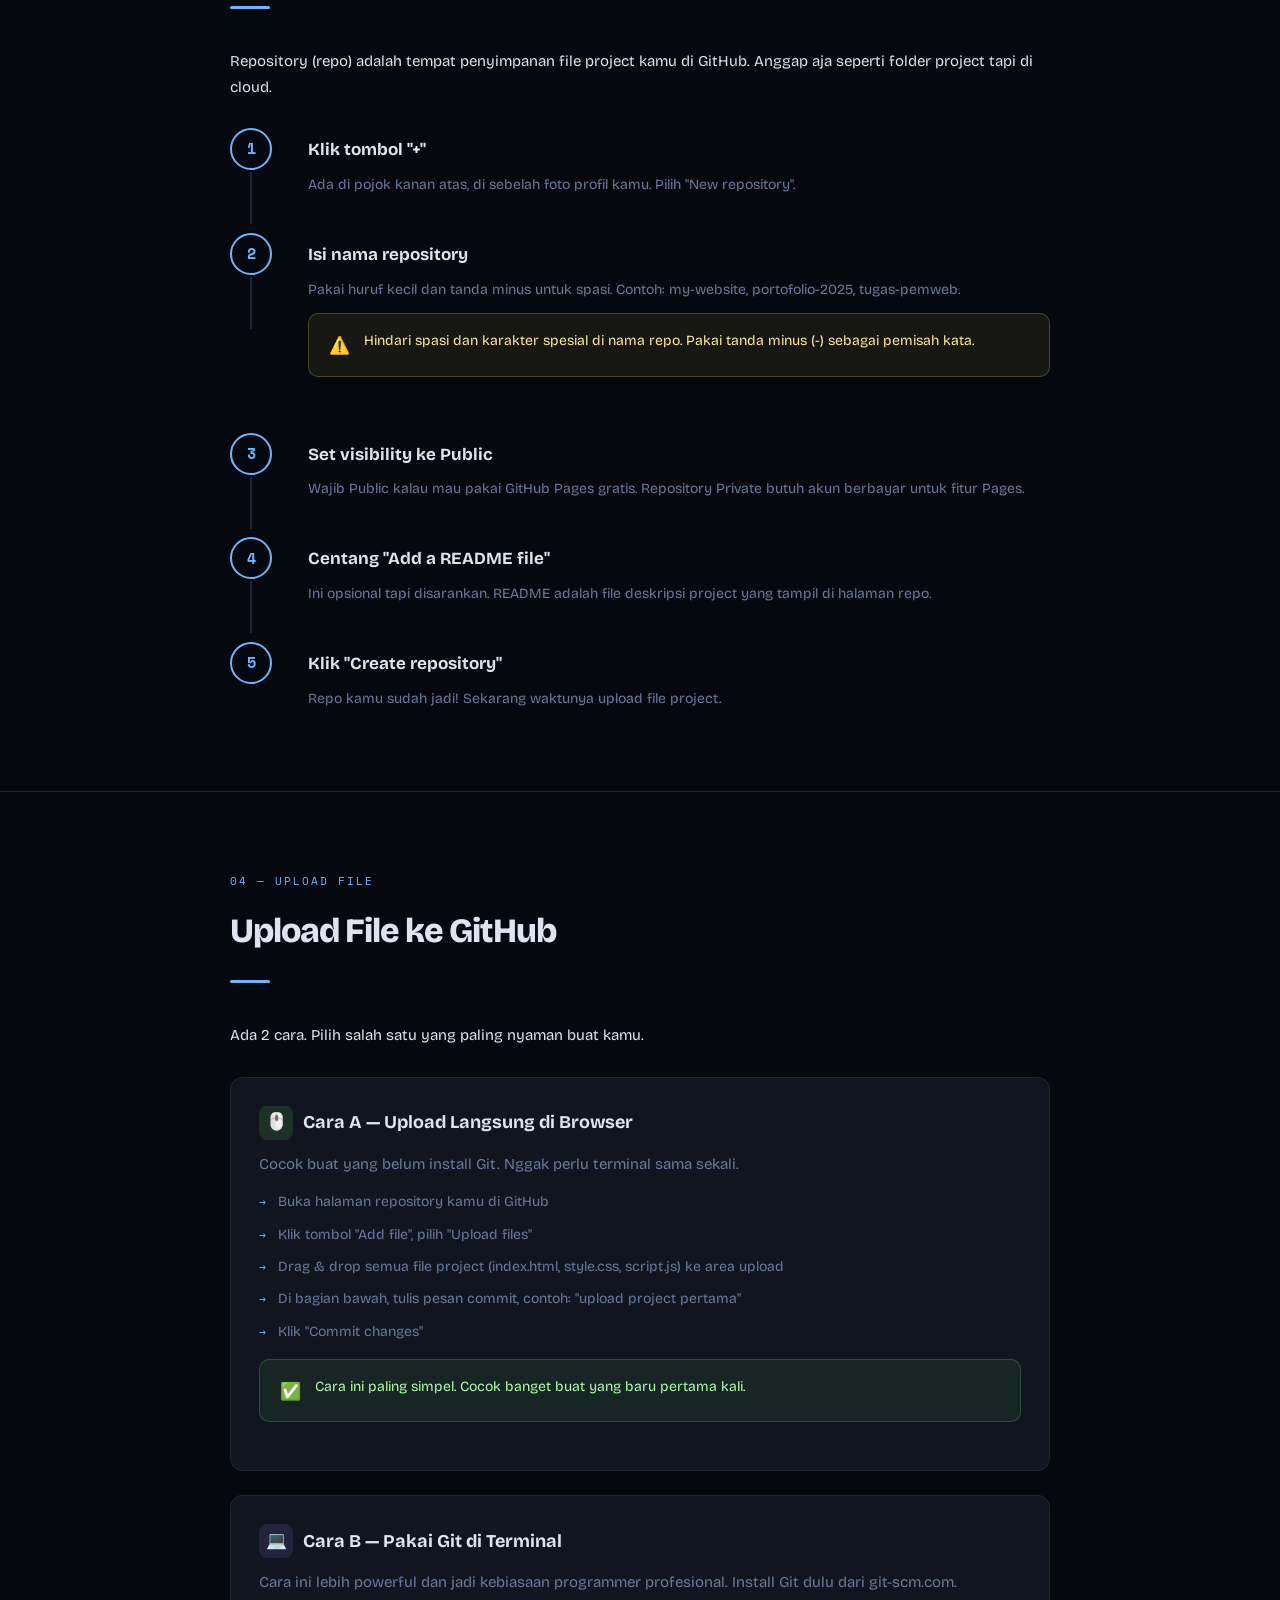
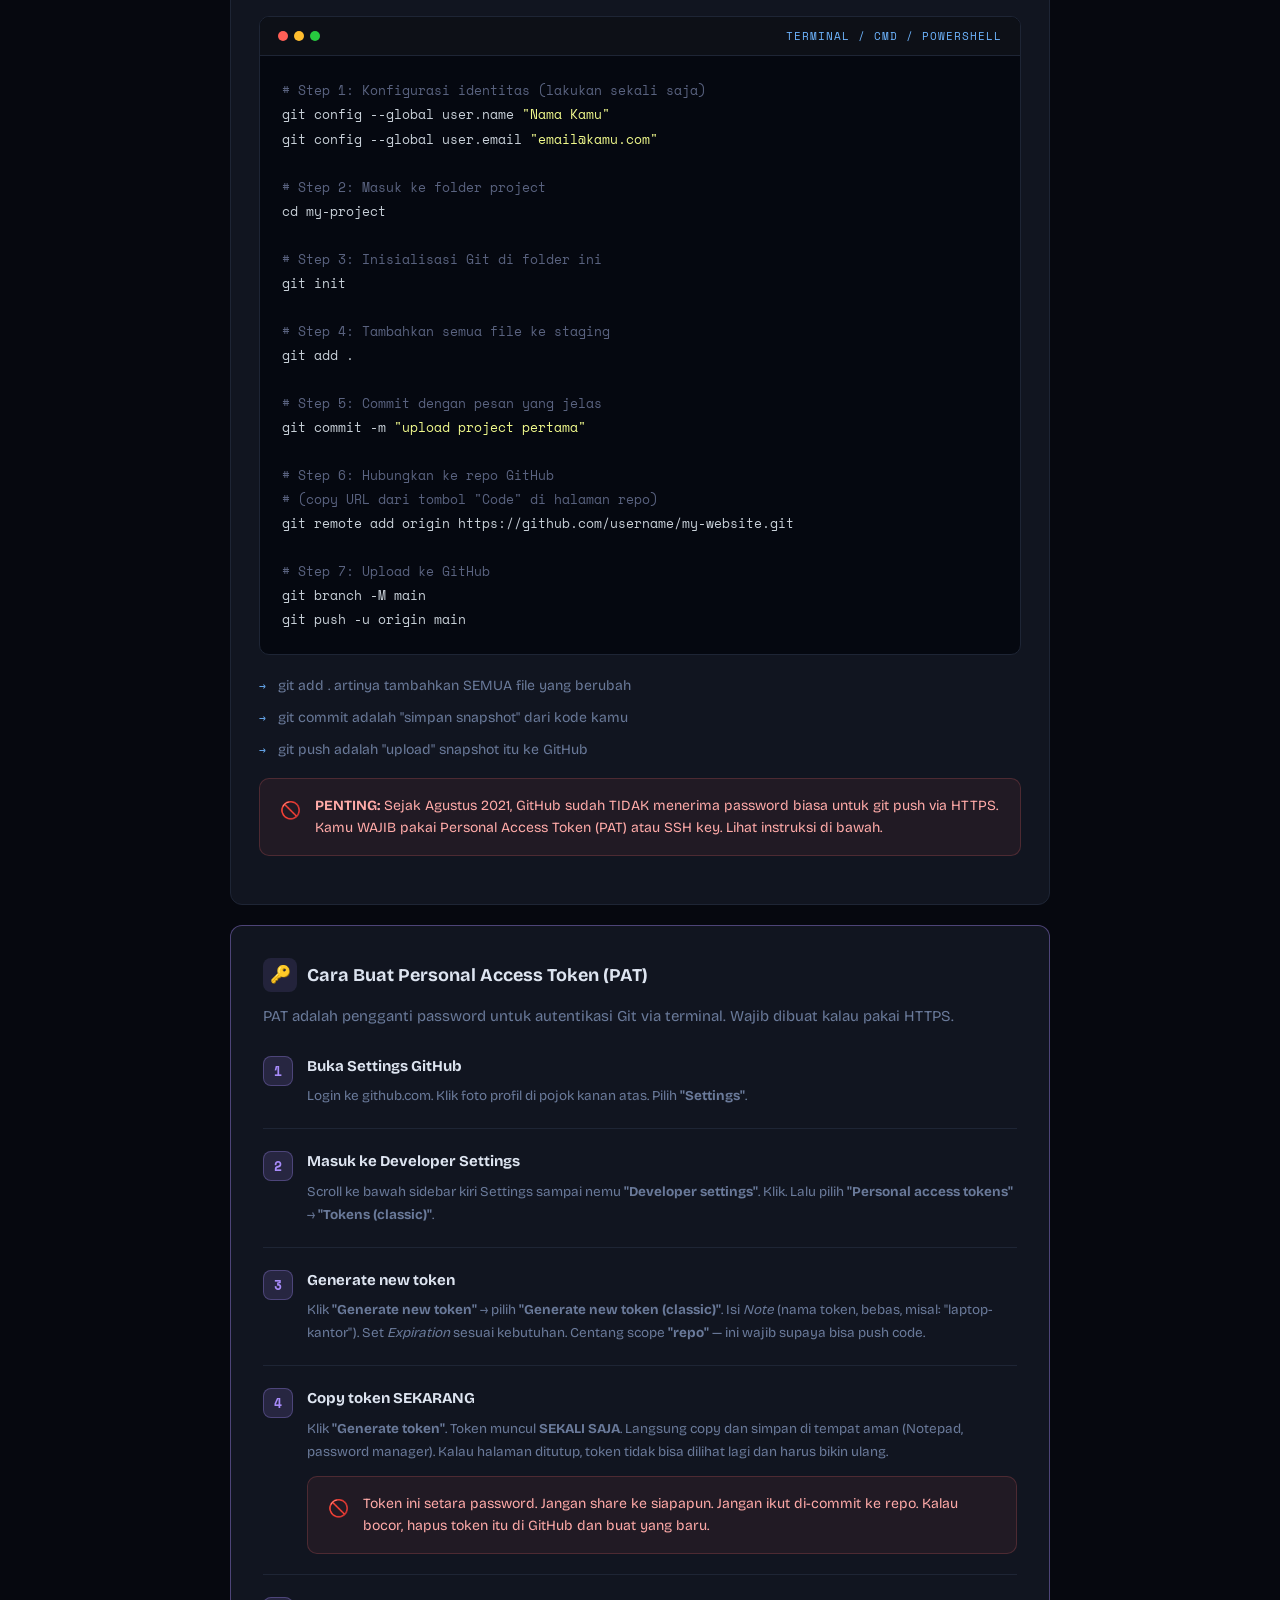
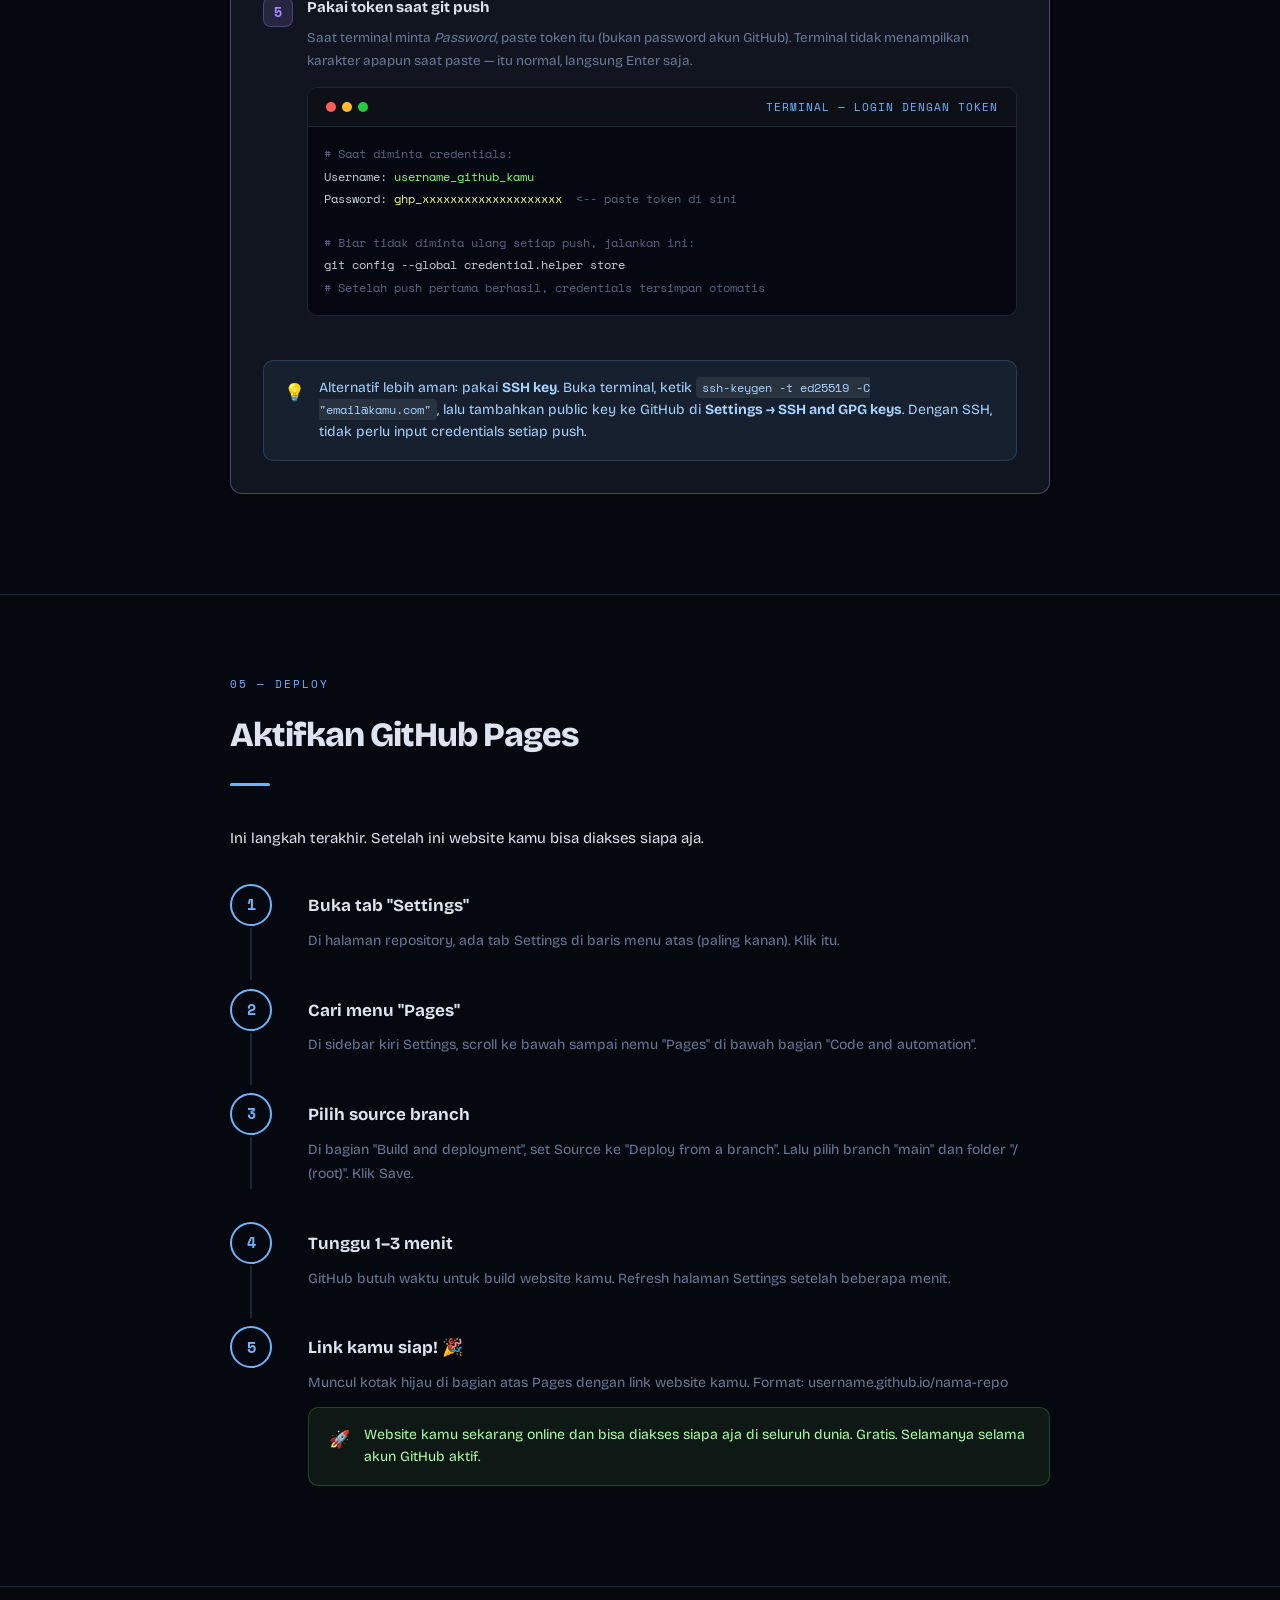
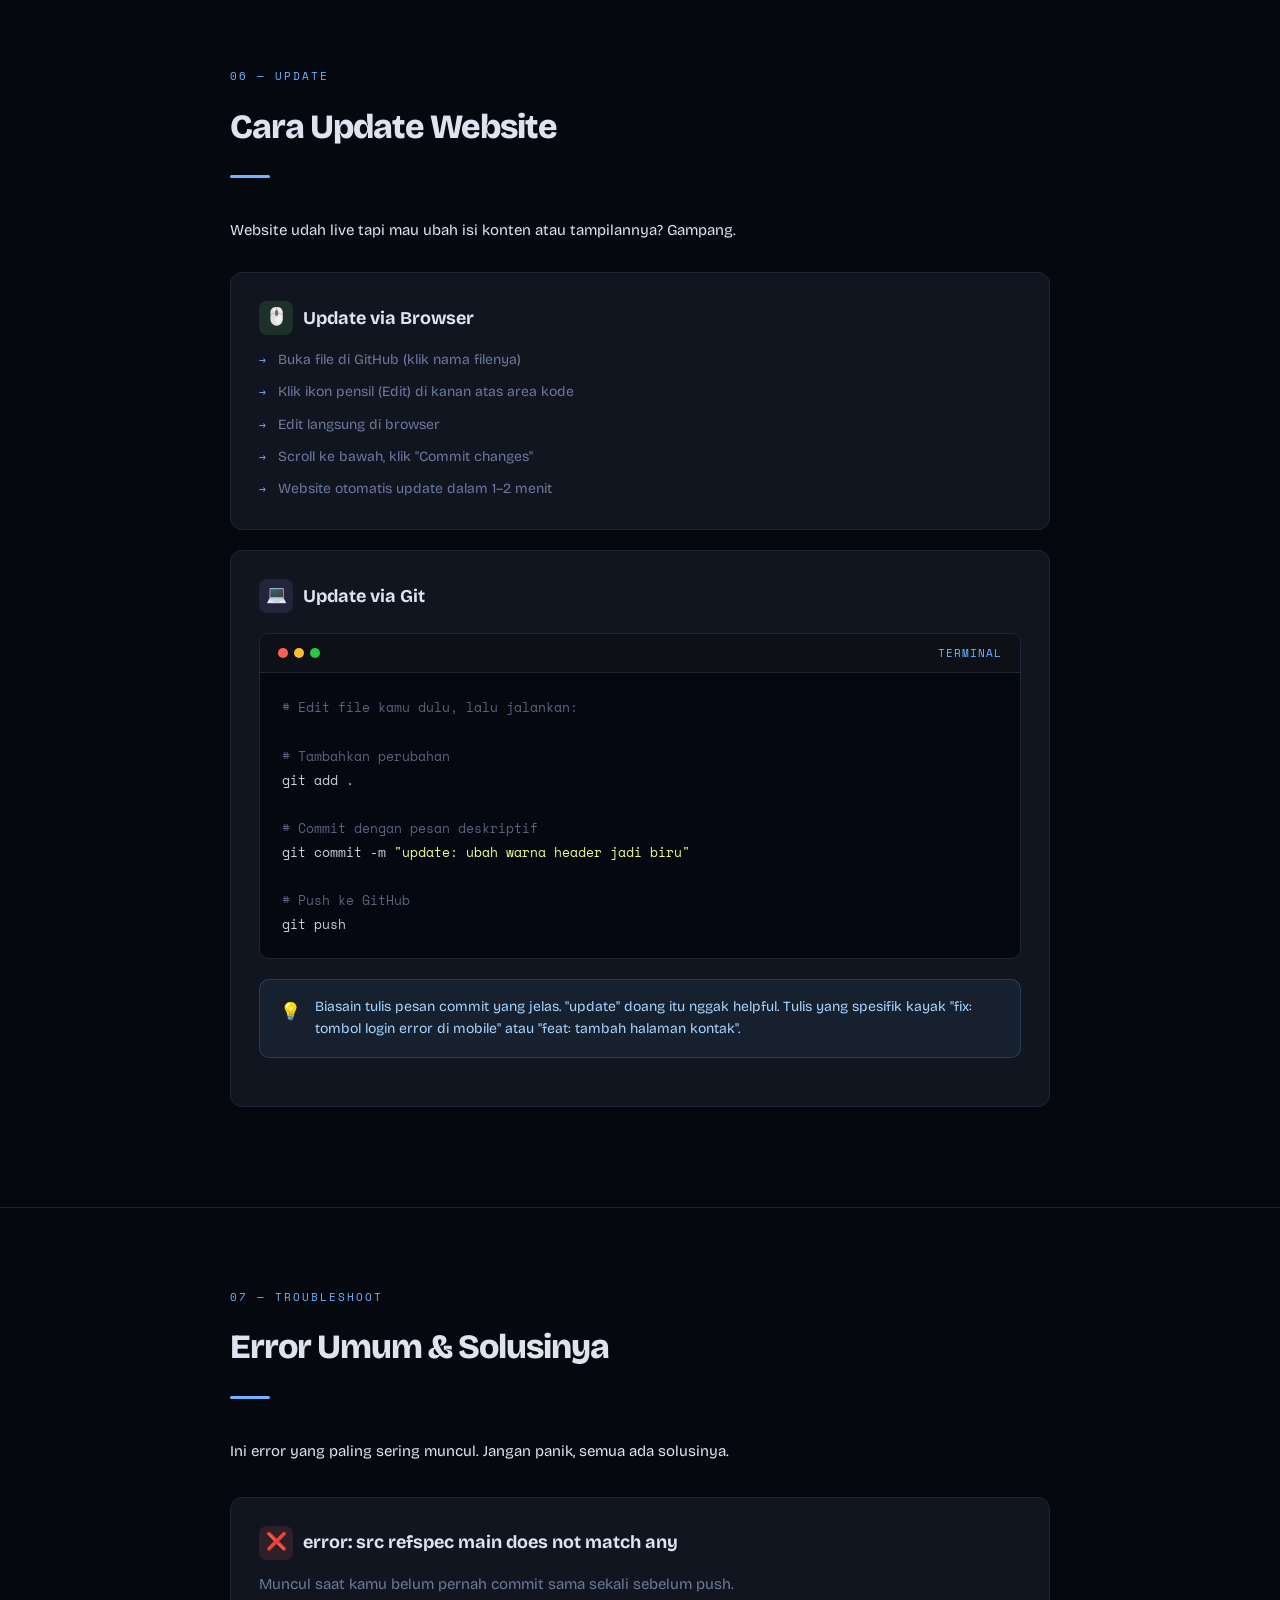
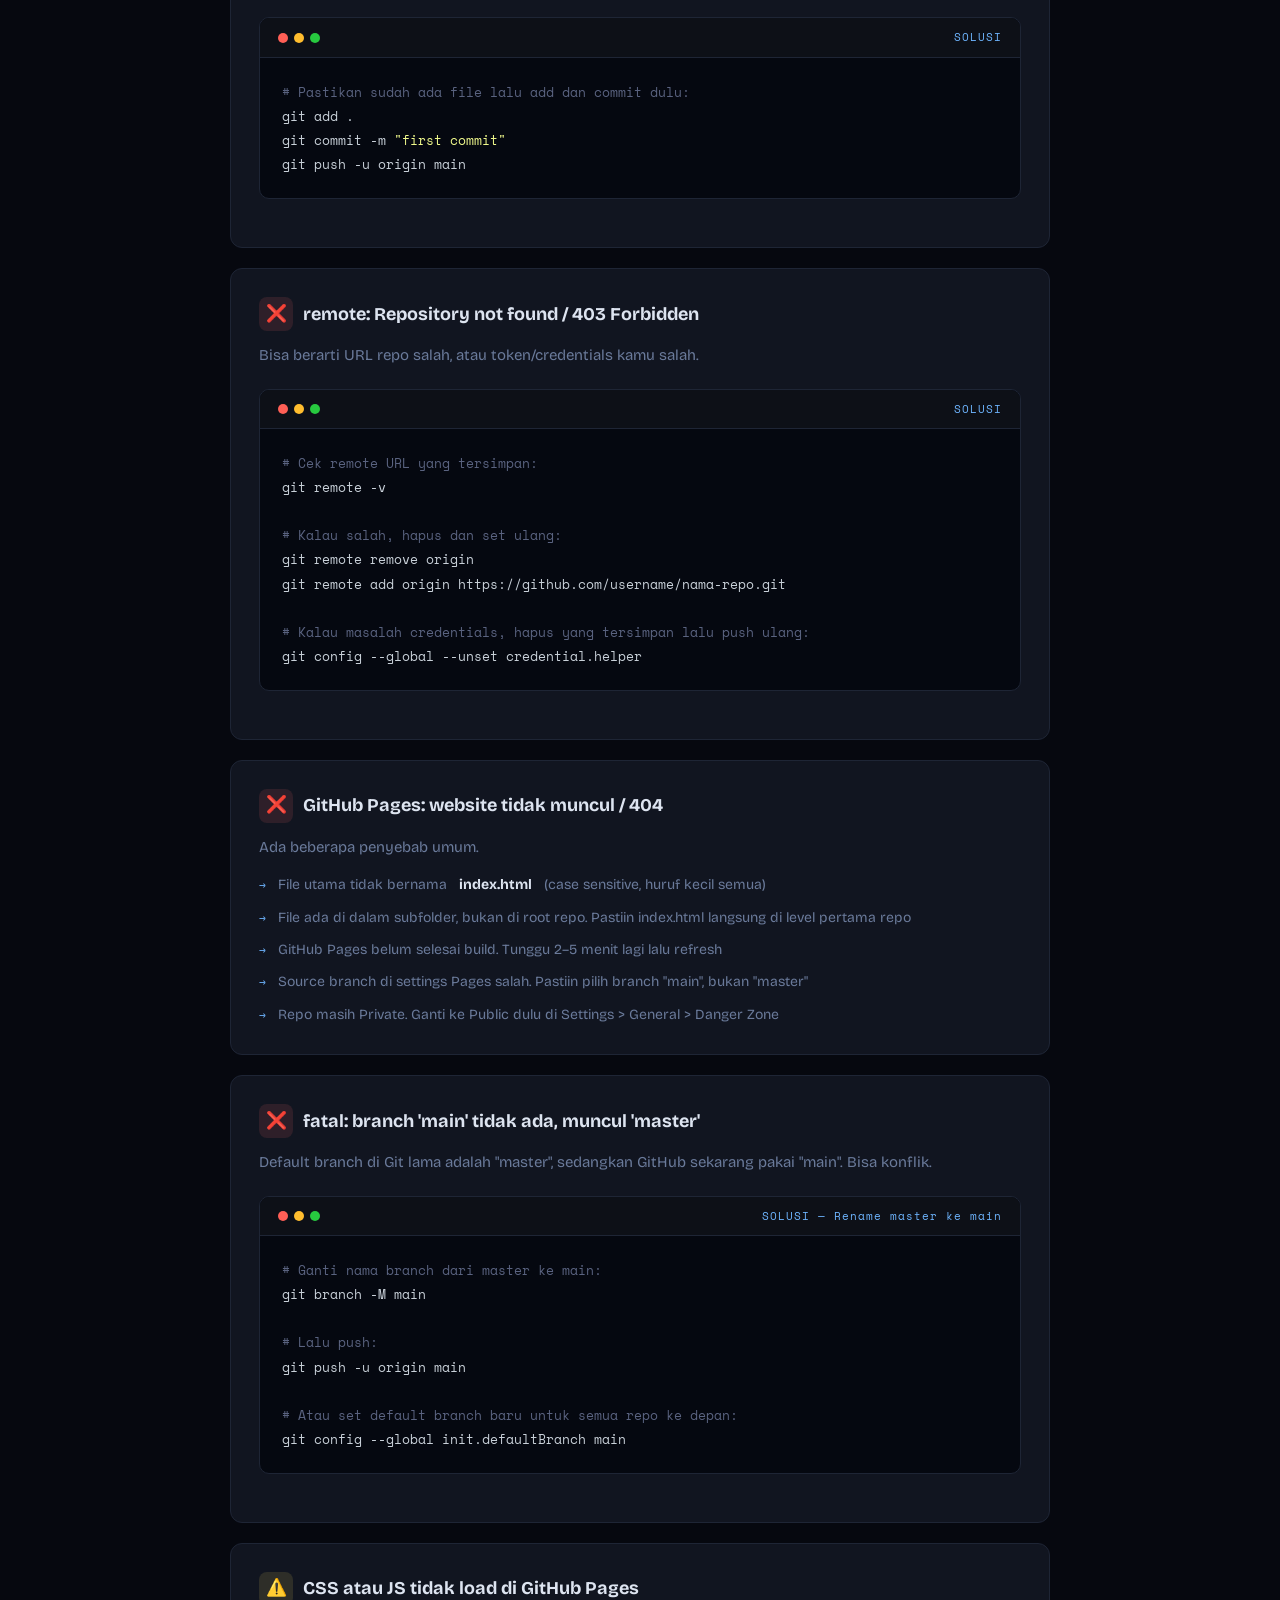
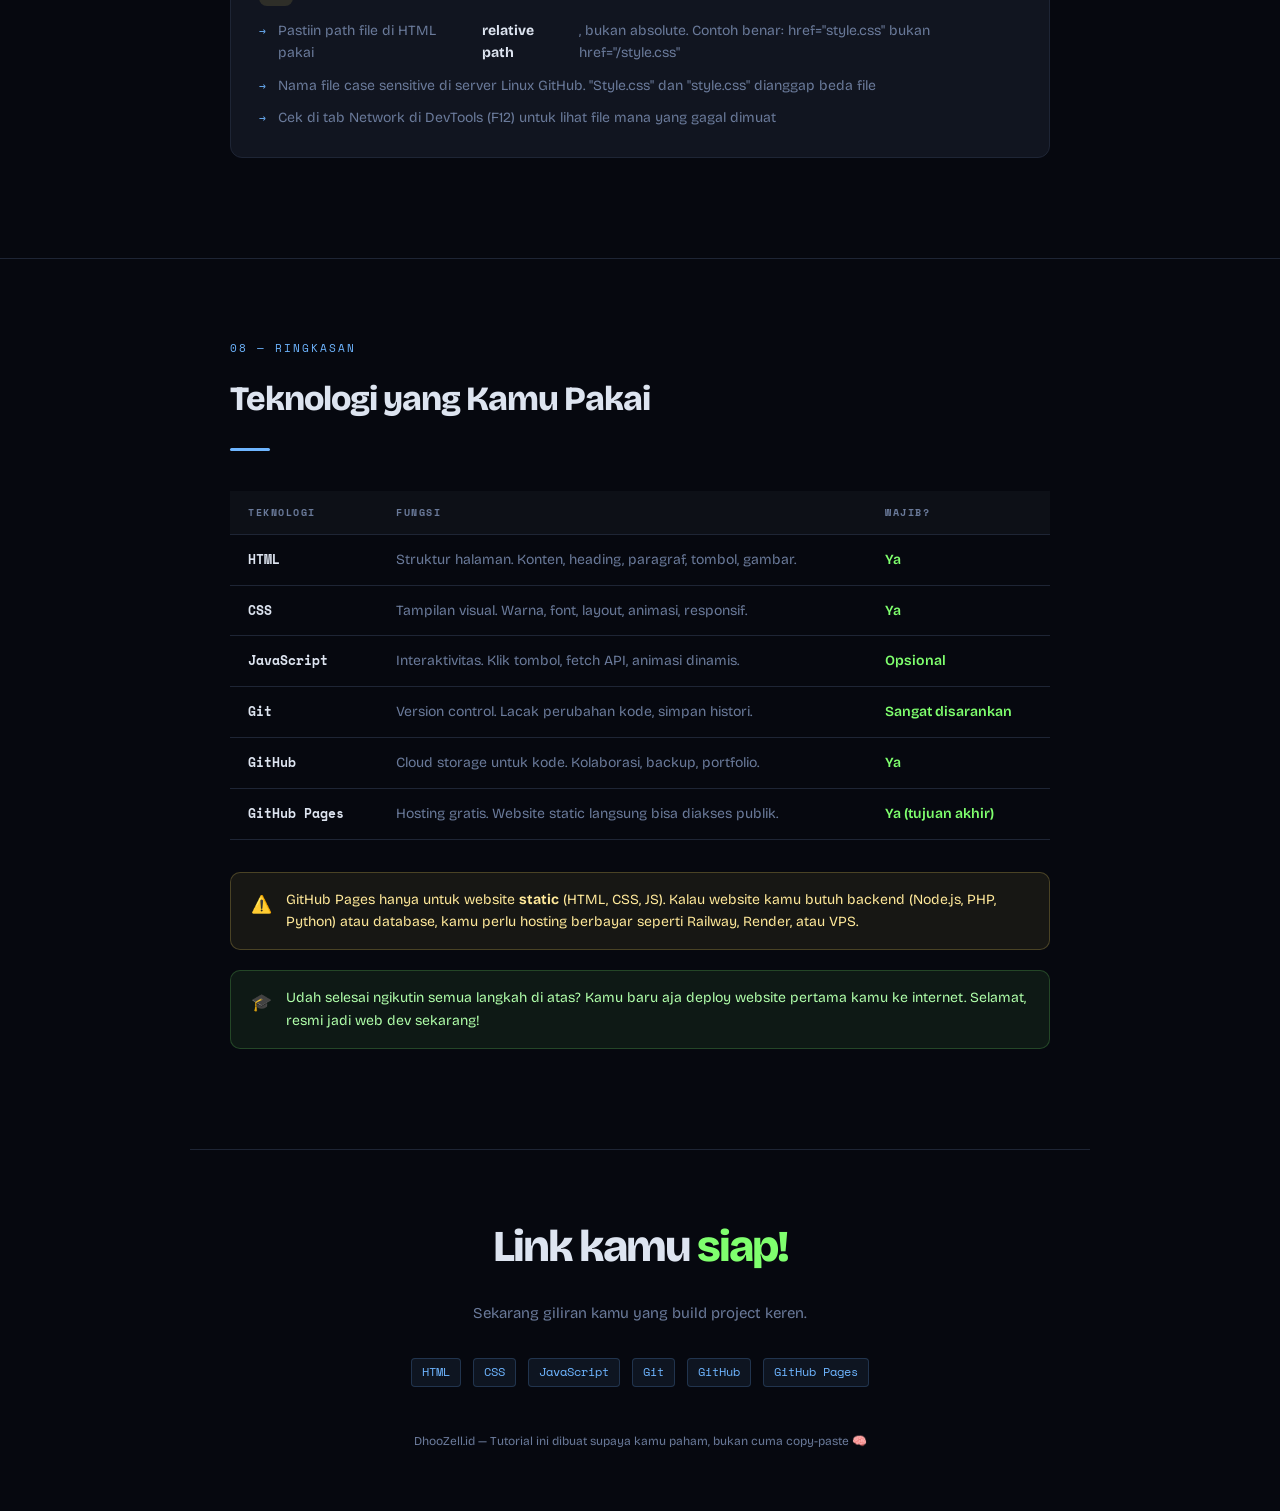
<file: tutorial.html>
<!DOCTYPE html>
<html lang="id">
<head>
<meta charset="UTF-8">
<meta name="viewport" content="width=device-width, initial-scale=1.0">
<title>Tutorial — HTML/CSS/JS ke GitHub Pages</title>
<link href="https://fonts.googleapis.com/css2?family=Space+Mono:ital,wght@0,400;0,700&family=Bricolage+Grotesque:opsz,wght@12..96,400;12..96,600;12..96,800&display=swap" rel="stylesheet">
<style>
  :root {
    --bg: #06080f;
    --surface: #0d1017;
    --card: #111520;
    --border: #1e2535;
    --accent: #6eb5ff;
    --accent2: #a78bfa;
    --green: #7fff6e;
    --red: #ff6b6b;
    --yellow: #ffe066;
    --text: #dde4f0;
    --muted: #6a7a9a;
  }
  * { margin:0; padding:0; box-sizing:border-box; }
  body { background:var(--bg); color:var(--text); font-family:'Bricolage Grotesque',sans-serif; line-height:1.7; overflow-x:hidden; }
  body::before { content:''; position:fixed; inset:0; background-image:url("data:image/svg+xml,%3Csvg viewBox='0 0 256 256' xmlns='http://www.w3.org/2000/svg'%3E%3Cfilter id='noise'%3E%3CfeTurbulence type='fractalNoise' baseFrequency='0.9' numOctaves='4' stitchTiles='stitch'/%3E%3C/filter%3E%3Crect width='100%25' height='100%25' filter='url(%23noise)' opacity='0.04'/%3E%3C/svg%3E"); pointer-events:none; z-index:9999; opacity:0.5; }

  /* HERO */
  .hero { min-height:100vh; display:flex; flex-direction:column; justify-content:center; padding:80px 40px 60px; border-bottom:1px solid var(--border); position:relative; overflow:hidden; }
  .hero::after { content:''; position:absolute; top:-300px; left:-100px; width:700px; height:700px; background:radial-gradient(circle, rgba(110,181,255,0.06) 0%, transparent 65%); pointer-events:none; }

  .badge { display:inline-flex; align-items:center; gap:8px; background:rgba(110,181,255,0.1); border:1px solid rgba(110,181,255,0.3); color:var(--accent); font-family:'Space Mono',monospace; font-size:12px; padding:6px 14px; border-radius:4px; margin-bottom:32px; width:fit-content; }
  .badge::before { content:''; width:6px; height:6px; background:var(--accent); border-radius:50%; animation:blink 1.5s infinite; }
  @keyframes blink { 0%,100%{opacity:1} 50%{opacity:0} }
  @keyframes fadein { from{opacity:0;transform:translateY(16px)} to{opacity:1;transform:translateY(0)} }

  h1 { font-size:clamp(42px,7vw,88px); font-weight:800; line-height:1.05; letter-spacing:-3px; margin-bottom:24px; animation:fadein 0.6s ease 0.1s both; }
  h1 .blue { color:var(--accent); }
  h1 .purple { color:var(--accent2); }
  .hero-sub { font-size:17px; color:var(--muted); max-width:520px; margin-bottom:48px; animation:fadein 0.6s ease 0.2s both; }

  .steps-mini { display:flex; gap:12px; flex-wrap:wrap; animation:fadein 0.6s ease 0.3s both; }
  .step-pill { background:var(--card); border:1px solid var(--border); border-radius:8px; padding:10px 18px; font-size:13px; display:flex; align-items:center; gap:8px; }
  .step-pill .num { width:22px; height:22px; border-radius:50%; background:rgba(110,181,255,0.15); color:var(--accent); font-size:11px; font-weight:700; font-family:'Space Mono',monospace; display:flex; align-items:center; justify-content:center; }

  /* NAV */
  .nav { position:sticky; top:0; z-index:100; background:rgba(6,8,15,0.92); backdrop-filter:blur(20px); border-bottom:1px solid var(--border); padding:0 40px; display:flex; gap:0; overflow-x:auto; }
  .nav a { display:block; padding:16px 18px; color:var(--muted); text-decoration:none; font-family:'Space Mono',monospace; font-size:11px; white-space:nowrap; transition:color 0.2s; border-bottom:2px solid transparent; letter-spacing:0.5px; }
  .nav a:hover, .nav a.active { color:var(--accent); border-bottom-color:var(--accent); }

  /* MAIN */
  .container { max-width:900px; margin:0 auto; padding:80px 40px; }
  h2 { font-size:34px; font-weight:800; margin-bottom:8px; letter-spacing:-1px; }
  .section-tag { font-family:'Space Mono',monospace; font-size:11px; color:var(--accent); letter-spacing:2px; text-transform:uppercase; margin-bottom:12px; display:block; }
  .divider { width:40px; height:3px; background:var(--accent); margin:20px 0 40px; border-radius:2px; }
  p { color:var(--muted); font-size:15px; }
  hr.sep { border:none; border-top:1px solid var(--border); margin:0; }

  /* CARD */
  .card { background:var(--card); border:1px solid var(--border); border-radius:12px; padding:28px; margin-bottom:20px; transition:border-color 0.2s; overflow:hidden; min-width:0; }
  .card:hover { border-color:rgba(110,181,255,0.4); }
  .card-title { font-size:18px; font-weight:700; margin-bottom:12px; display:flex; align-items:center; gap:10px; }
  .icon { width:34px; height:34px; border-radius:8px; display:flex; align-items:center; justify-content:center; font-size:17px; flex-shrink:0; }
  .icon-blue { background:rgba(110,181,255,0.12); }
  .icon-green { background:rgba(127,255,110,0.12); }
  .icon-purple { background:rgba(167,139,250,0.12); }
  .icon-yellow { background:rgba(255,224,102,0.12); }
  .icon-red { background:rgba(255,107,107,0.12); }

  /* LIST */
  .list { list-style:none; display:flex; flex-direction:column; gap:10px; margin-top:14px; }
  .list li { display:flex; align-items:flex-start; gap:12px; color:var(--muted); font-size:14px; line-height:1.6; }
  .list li::before { content:'→'; color:var(--accent); font-family:'Space Mono',monospace; font-size:11px; flex-shrink:0; margin-top:3px; }

  /* NOTE */
  .note { border-radius:10px; padding:16px 20px; margin:20px 0; display:flex; gap:14px; align-items:flex-start; font-size:14px; line-height:1.6; }
  .note-icon { font-size:17px; flex-shrink:0; margin-top:2px; }
  .note-info { background:rgba(110,181,255,0.07); border:1px solid rgba(110,181,255,0.2); color:#a8d4ff; }
  .note-warn { background:rgba(255,224,102,0.07); border:1px solid rgba(255,224,102,0.22); color:#ffe99a; }
  .note-danger { background:rgba(255,107,107,0.07); border:1px solid rgba(255,107,107,0.2); color:#ffaaa8; }
  .note-success { background:rgba(127,255,110,0.07); border:1px solid rgba(127,255,110,0.2); color:#b0ffaa; }

  /* CODE */
  .code-block { background:#050810; border:1px solid var(--border); border-radius:10px; overflow:hidden; margin:20px 0; max-width:100%; }
  .code-header { display:flex; align-items:center; justify-content:space-between; padding:10px 18px; background:var(--surface); border-bottom:1px solid var(--border); }
  .code-lang { font-family:'Space Mono',monospace; font-size:11px; color:var(--accent); letter-spacing:1px; white-space:nowrap; overflow:hidden; text-overflow:ellipsis; }
  .code-dots { display:flex; gap:6px; flex-shrink:0; }
  .code-dots span { width:10px; height:10px; border-radius:50%; }
  pre { font-family:'Space Mono',monospace; font-size:13px; line-height:1.85; padding:22px; overflow-x:auto; color:#c9d1d9; }

  .kw { color:#ff79c6; }
  .fn { color:#8be9fd; }
  .str { color:#f1fa8c; }
  .cm { color:#5a6380; }
  .tag { color:#ff9580; }
  .attr { color:var(--accent); }
  .val { color:var(--green); }
  .num { color:#bd93f9; }

  /* STEPS */
  .steps { display:flex; flex-direction:column; gap:0; }
  .step { display:grid; grid-template-columns:56px 1fr; gap:22px; padding-bottom:36px; position:relative; }
  .step:last-child { padding-bottom:0; }
  .step-num { width:42px; height:42px; border-radius:50%; border:2px solid var(--accent); display:flex; align-items:center; justify-content:center; font-family:'Space Mono',monospace; font-weight:700; color:var(--accent); font-size:15px; background:var(--bg); position:relative; z-index:1; flex-shrink:0; }
  .step:not(:last-child) .step-num::after { content:''; position:absolute; top:42px; left:50%; transform:translateX(-50%); width:2px; height:calc(100% + 14px); background:var(--border); }
  .step-content { padding-top:8px; }
  .step-title { font-size:17px; font-weight:700; margin-bottom:8px; color:var(--text); }
  .step-body { color:var(--muted); font-size:14px; line-height:1.7; }

  /* STEPS INSIDE CARD — fix background mismatch */
  .card .step-num { background:var(--card); }
  .card .steps { margin-top:20px; }
  .card .step { padding-bottom:28px; }
  .card .step:last-child { padding-bottom:0; }
  .card .step:not(:last-child) .step-num::after { height:calc(100% + 10px); }

  /* PAT STEPS — clean numbered layout inside card, no connector line */
  .pat-steps { display:flex; flex-direction:column; gap:0; }
  .pat-step { display:flex; gap:14px; align-items:flex-start; padding:20px 0; border-bottom:1px solid var(--border); min-width:0; }
  .pat-step:first-child { padding-top:0; }
  .pat-num { width:30px; height:30px; min-width:30px; border-radius:8px; background:rgba(167,139,250,0.15); border:1px solid rgba(167,139,250,0.3); color:var(--accent2); font-family:'Space Mono',monospace; font-weight:700; font-size:13px; display:flex; align-items:center; justify-content:center; flex-shrink:0; margin-top:2px; }
  .pat-body { flex:1; min-width:0; overflow:hidden; }
  .pat-title { font-size:15px; font-weight:700; color:var(--text); margin-bottom:6px; }
  .pat-desc { font-size:13.5px; color:var(--muted); line-height:1.7; word-break:break-word; }
  .pat-body .code-block { overflow:hidden; }
  .pat-body pre { overflow-x:auto; font-size:12px; padding:16px; white-space:pre; word-break:normal; }

  /* TABLE */
  table { width:100%; border-collapse:collapse; margin-top:24px; font-size:14px; }
  th { background:var(--surface); padding:13px 18px; text-align:left; font-family:'Space Mono',monospace; font-size:10px; color:var(--muted); letter-spacing:1.5px; text-transform:uppercase; border-bottom:1px solid var(--border); }
  td { padding:13px 18px; border-bottom:1px solid var(--border); color:var(--muted); vertical-align:top; }
  tr:hover td { background:rgba(255,255,255,0.02); }
  td:first-child { color:var(--text); font-weight:700; font-family:'Space Mono',monospace; font-size:13px; }
  td:last-child { color:var(--green); font-weight:600; }

  /* PROGRESS BAR */
  .progress-container { display:flex; gap:4px; margin-bottom:40px; }
  .progress-step { flex:1; height:3px; background:var(--border); border-radius:2px; transition:background 0.3s; cursor:pointer; }
  .progress-step.done { background:var(--accent); }
  .progress-step.active { background:var(--accent2); }

  /* FOOTER */
  footer { border-top:1px solid var(--border); padding:60px 40px; text-align:center; max-width:900px; margin:0 auto; }
  .footer-big { font-size:44px; font-weight:800; letter-spacing:-2px; margin-bottom:16px; }
  .highlight { color:var(--green); }
  .tag-pill { display:inline-block; background:rgba(110,181,255,0.08); border:1px solid rgba(110,181,255,0.2); color:var(--accent); font-size:12px; padding:3px 10px; border-radius:4px; font-family:'Space Mono',monospace; margin:4px; }

  @media(max-width:600px) {
    .hero { padding:60px 20px 40px; }
    h1 { font-size:38px; letter-spacing:-2px; }
    .container { padding:50px 20px; }
    .nav { padding:0 16px; }
    footer { padding:40px 20px; }
    .steps-mini { gap:8px; }
    .card { padding:20px; }
    pre { font-size:11px; padding:14px; }
    .code-lang { font-size:10px; }
  }
</style>
</head>
<body>

<!-- HERO -->
<section class="hero">
  <div class="badge">TUTORIAL LENGKAP</div>
  <h1>Dari <span class="blue">kode</span><br>jadi <span class="purple">link</span><br>online.</h1>
  <p class="hero-sub">Panduan step-by-step cara bikin website HTML/CSS/JS dari nol, upload ke GitHub, dan dapetin link gratis via GitHub Pages. Scroll kebawah!!!</p>
  <div class="steps-mini">
    <div class="step-pill"><span class="num">1</span> Bikin file</div>
    <div class="step-pill"><span class="num">2</span> Login GitHub</div>
    <div class="step-pill"><span class="num">3</span> Buat repo</div>
    <div class="step-pill"><span class="num">4</span> Upload</div>
    <div class="step-pill"><span class="num">5</span> Aktifkan Pages</div>
    <div class="step-pill"><span class="num">6</span> 🎉 Link jadi!</div>
  </div>
</section>

<!-- NAV -->
<nav class="nav">
  <a href="#html" class="active">HTML/CSS/JS</a>
  <a href="#github">GitHub</a>
  <a href="#repo">Buat Repo</a>
  <a href="#upload">Upload</a>
  <a href="#pages">GitHub Pages</a>
  <a href="#update">Update</a>
  <a href="#troubleshoot">Troubleshoot</a>
  <a href="#ringkasan">Ringkasan</a>
</nav>

<!-- SECTION HTML/CSS/JS -->
<section id="html">
  <div class="container">
    <span class="section-tag">01 — Persiapan</span>
    <h2>Persiapan & Bikin File Project</h2>
    <div class="divider"></div>

    <div class="card" style="margin-bottom:28px;">
      <div class="card-title"><div class="icon icon-blue">🖥️</div>Pakai Editor Kode (Wajib)</div>
      <p style="margin-bottom:14px;">Jangan nulis kode di Notepad biasa. Kamu butuh code editor yang punya syntax highlighting dan autocomplete.</p>
      <ul class="list">
        <li><strong style="color:var(--text);">Visual Studio Code (VS Code)</strong> — Rekomendasi utama. Gratis, ringan, banyak extension. Download di code.visualstudio.com</li>
        <li><strong style="color:var(--text);">Sublime Text</strong> — Alternatif, juga gratis untuk basic use</li>
        <li><strong style="color:var(--text);">Notepad++</strong> — Minimal tapi lumayan buat Windows</li>
      </ul>
      <div class="note note-success" style="margin-top:16px;">
        <span class="note-icon">✅</span>
        <span>Install VS Code, lalu install extension <strong>Live Server</strong> (klik ikon kotak di sidebar kiri VS Code, cari "Live Server"). Extension ini bikin kamu bisa preview website real-time tanpa refresh manual.</span>
      </div>
    </div>

    <p style="color:var(--text); font-size:16px; margin-bottom:24px;">Setelah install editor, buat folder baru di komputer kamu. Di dalam folder itu, bikin 3 file berikut.</p>

    <div class="code-block">
      <div class="code-header">
        <div class="code-dots"><span style="background:#ff5f56"></span><span style="background:#ffbd2e"></span><span style="background:#27c93f"></span></div>
        <span class="code-lang">STRUKTUR FOLDER</span>
      </div>
      <pre>my-project/
├── <span class="val">index.html</span>     <span class="cm">&lt;-- halaman utama</span>
├── <span class="val">style.css</span>      <span class="cm">&lt;-- tampilan visual</span>
└── <span class="val">script.js</span>      <span class="cm">&lt;-- logika & interaksi</span></pre>
    </div>

    <div class="note note-info">
      <span class="note-icon">ℹ️</span>
      <span>File utama HARUS bernama <strong>index.html</strong> (huruf kecil semua). GitHub Pages otomatis buka file ini saat link dibuka.</span>
    </div>

    <!-- HTML -->
    <div class="card" style="margin-top:32px;">
      <div class="card-title"><div class="icon icon-red">📄</div>index.html — Struktur Halaman</div>
      <p>HTML adalah kerangka website. Semua konten (teks, gambar, tombol) ditulis di sini.</p>
      <div class="code-block">
        <div class="code-header">
          <div class="code-dots"><span style="background:#ff5f56"></span><span style="background:#ffbd2e"></span><span style="background:#27c93f"></span></div>
          <span class="code-lang">HTML</span>
        </div>
        <pre><span class="tag">&lt;!DOCTYPE html&gt;</span>
<span class="tag">&lt;html</span> <span class="attr">lang</span>=<span class="val">"id"</span><span class="tag">&gt;</span>
<span class="tag">&lt;head&gt;</span>
  <span class="tag">&lt;meta</span> <span class="attr">charset</span>=<span class="val">"UTF-8"</span><span class="tag">&gt;</span>
  <span class="tag">&lt;meta</span> <span class="attr">name</span>=<span class="val">"viewport"</span> <span class="attr">content</span>=<span class="val">"width=device-width, initial-scale=1.0"</span><span class="tag">&gt;</span>
  <span class="tag">&lt;title&gt;</span>Website Pertamaku<span class="tag">&lt;/title&gt;</span>
  <span class="cm">&lt;!-- Hubungkan CSS --&gt;</span>
  <span class="tag">&lt;link</span> <span class="attr">rel</span>=<span class="val">"stylesheet"</span> <span class="attr">href</span>=<span class="val">"style.css"</span><span class="tag">&gt;</span>
<span class="tag">&lt;/head&gt;</span>
<span class="tag">&lt;body&gt;</span>

  <span class="tag">&lt;header&gt;</span>
    <span class="tag">&lt;h1&gt;</span>Halo, Dunia! 👋<span class="tag">&lt;/h1&gt;</span>
    <span class="tag">&lt;p&gt;</span>Ini website pertama saya yang live di internet.<span class="tag">&lt;/p&gt;</span>
  <span class="tag">&lt;/header&gt;</span>

  <span class="tag">&lt;main&gt;</span>
    <span class="tag">&lt;button</span> <span class="attr">id</span>=<span class="val">"btn"</span><span class="tag">&gt;</span>Klik Saya<span class="tag">&lt;/button&gt;</span>
    <span class="tag">&lt;p</span> <span class="attr">id</span>=<span class="val">"pesan"</span><span class="tag">&gt;&lt;/p&gt;</span>
  <span class="tag">&lt;/main&gt;</span>

  <span class="cm">&lt;!-- Hubungkan JS di akhir body --&gt;</span>
  <span class="tag">&lt;script</span> <span class="attr">src</span>=<span class="val">"script.js"</span><span class="tag">&gt;&lt;/script&gt;</span>
<span class="tag">&lt;/body&gt;</span>
<span class="tag">&lt;/html&gt;</span></pre>
      </div>
      <ul class="list">
        <li>Tag &lt;head&gt; berisi metadata, judul tab, dan link ke CSS</li>
        <li>Tag &lt;body&gt; berisi semua konten yang tampil di layar</li>
        <li>Script JS ditaruh di bawah sebelum &lt;/body&gt; supaya HTML dimuat dulu</li>
      </ul>
    </div>

    <!-- CSS -->
    <div class="card">
      <div class="card-title"><div class="icon icon-blue">🎨</div>style.css — Tampilan Visual</div>
      <p>CSS mengatur warna, ukuran, layout, dan animasi. Tanpa CSS, website kamu bakal polos kayak Word document.</p>
      <div class="code-block">
        <div class="code-header">
          <div class="code-dots"><span style="background:#ff5f56"></span><span style="background:#ffbd2e"></span><span style="background:#27c93f"></span></div>
          <span class="code-lang">CSS</span>
        </div>
        <pre><span class="cm">/* Reset bawaan browser */</span>
* {
  margin: <span class="num">0</span>;
  padding: <span class="num">0</span>;
  box-sizing: <span class="val">border-box</span>;
}

body {
  font-family: <span class="str">'Segoe UI'</span>, sans-serif;
  background: <span class="val">#f5f5f5</span>;
  color: <span class="val">#222</span>;
  padding: <span class="num">40px</span>;
}

header {
  text-align: <span class="val">center</span>;
  margin-bottom: <span class="num">40px</span>;
}

h1 {
  font-size: <span class="num">48px</span>;
  margin-bottom: <span class="num">12px</span>;
}

button {
  display: <span class="val">block</span>;
  margin: <span class="num">0 auto</span>;
  padding: <span class="num">12px 28px</span>;
  background: <span class="val">#6366f1</span>;
  color: <span class="val">white</span>;
  border: <span class="val">none</span>;
  border-radius: <span class="num">8px</span>;
  font-size: <span class="num">16px</span>;
  cursor: <span class="val">pointer</span>;
  transition: <span class="val">background 0.2s</span>;
}

<span class="cm">/* Hover effect */</span>
button:hover {
  background: <span class="val">#4f46e5</span>;
}

#pesan {
  text-align: <span class="val">center</span>;
  margin-top: <span class="num">20px</span>;
  font-size: <span class="num">18px</span>;
  color: <span class="val">#6366f1</span>;
}</pre>
      </div>
      <ul class="list">
        <li>Selector (* artinya semua elemen, h1 artinya khusus elemen h1)</li>
        <li>Property seperti color, background, font-size adalah yang diubah</li>
        <li>Nilai ditulis setelah titik dua dan diakhiri titik koma</li>
      </ul>
    </div>

    <!-- JS -->
    <div class="card">
      <div class="card-title"><div class="icon icon-yellow">⚡</div>script.js — Interaktivitas</div>
      <p>JavaScript bikin website bisa merespons aksi pengguna. Tanpa JS, tombol kamu cuma pajangan.</p>
      <div class="code-block">
        <div class="code-header">
          <div class="code-dots"><span style="background:#ff5f56"></span><span style="background:#ffbd2e"></span><span style="background:#27c93f"></span></div>
          <span class="code-lang">JAVASCRIPT</span>
        </div>
        <pre><span class="cm">// Ambil elemen dari HTML menggunakan ID-nya</span>
<span class="kw">const</span> btn = document.<span class="fn">getElementById</span>(<span class="str">'btn'</span>)
<span class="kw">const</span> pesan = document.<span class="fn">getElementById</span>(<span class="str">'pesan'</span>)

<span class="cm">// Dengerin event 'click' pada tombol</span>
btn.<span class="fn">addEventListener</span>(<span class="str">'click'</span>, () => {
  pesan.textContent = <span class="str">'Kamu berhasil klik tombol! 🎉'</span>
  btn.style.background = <span class="str">'#16a34a'</span>
})

<span class="cm">// Contoh lain: ubah teks setiap detik</span>
<span class="kw">let</span> count = <span class="num">0</span>
<span class="fn">setInterval</span>(() => {
  count++
  console.<span class="fn">log</span>(<span class="str">`Halaman sudah dibuka ${count} detik`</span>)
}, <span class="num">1000</span>)</pre>
      </div>
      <ul class="list">
        <li>const dan let dipakai untuk menyimpan nilai (variabel)</li>
        <li>addEventListener menunggu aksi pengguna (klik, ketik, hover)</li>
        <li>console.log berguna untuk debug, tidak tampil ke pengguna</li>
      </ul>

      <div class="note note-warn" style="margin-top:16px;">
        <span class="note-icon">⚠️</span>
        <span>Selalu cek browser console (F12) kalau ada error. Error JS biasanya ada di tab "Console".</span>
      </div>
    </div>
  </div>
</section>

<hr class="sep">

<!-- SECTION GITHUB -->
<section id="github">
  <div class="container">
    <span class="section-tag">02 — Akun</span>
    <h2>Daftar & Login GitHub</h2>
    <div class="divider"></div>

    <div class="steps">
      <div class="step">
        <div class="step-num">1</div>
        <div class="step-content">
          <div class="step-title">Buka github.com</div>
          <div class="step-body">Klik tombol "Sign up" di pojok kanan atas. Kalau sudah punya akun, klik "Sign in" aja.</div>
        </div>
      </div>
      <div class="step">
        <div class="step-num">2</div>
        <div class="step-content">
          <div class="step-title">Isi data pendaftaran</div>
          <div class="step-body">Masukkan email, buat username, dan password. Username ini penting karena jadi bagian dari link website kamu nanti.</div>
          <div class="note note-info" style="margin-top:12px;">
            <span class="note-icon">💡</span>
            <span>Pilih username yang profesional dan mudah diingat. Format link nanti: <strong>username.github.io/nama-repo</strong></span>
          </div>
        </div>
      </div>
      <div class="step">
        <div class="step-num">3</div>
        <div class="step-content">
          <div class="step-title">Verifikasi email</div>
          <div class="step-body">Cek inbox kamu, klik link verifikasi dari GitHub. Kalau nggak ada, cek folder spam.</div>
        </div>
      </div>
      <div class="step">
        <div class="step-num">4</div>
        <div class="step-content">
          <div class="step-title">Masuk ke dashboard</div>
          <div class="step-body">Setelah verifikasi, kamu langsung diarahkan ke dashboard GitHub. Siap lanjut ke langkah berikutnya.</div>
        </div>
      </div>
    </div>
  </div>
</section>

<hr class="sep">

<!-- SECTION REPO -->
<section id="repo">
  <div class="container">
    <span class="section-tag">03 — Repository</span>
    <h2>Buat Repository Baru</h2>
    <div class="divider"></div>
    <p style="font-size:15px; color:var(--text); margin-bottom:28px;">Repository (repo) adalah tempat penyimpanan file project kamu di GitHub. Anggap aja seperti folder project tapi di cloud.</p>

    <div class="steps">
      <div class="step">
        <div class="step-num">1</div>
        <div class="step-content">
          <div class="step-title">Klik tombol "+"</div>
          <div class="step-body">Ada di pojok kanan atas, di sebelah foto profil kamu. Pilih "New repository".</div>
        </div>
      </div>
      <div class="step">
        <div class="step-num">2</div>
        <div class="step-content">
          <div class="step-title">Isi nama repository</div>
          <div class="step-body">Pakai huruf kecil dan tanda minus untuk spasi. Contoh: my-website, portofolio-2025, tugas-pemweb.</div>
          <div class="note note-warn" style="margin-top:12px;">
            <span class="note-icon">⚠️</span>
            <span>Hindari spasi dan karakter spesial di nama repo. Pakai tanda minus (-) sebagai pemisah kata.</span>
          </div>
        </div>
      </div>
      <div class="step">
        <div class="step-num">3</div>
        <div class="step-content">
          <div class="step-title">Set visibility ke Public</div>
          <div class="step-body">Wajib Public kalau mau pakai GitHub Pages gratis. Repository Private butuh akun berbayar untuk fitur Pages.</div>
        </div>
      </div>
      <div class="step">
        <div class="step-num">4</div>
        <div class="step-content">
          <div class="step-title">Centang "Add a README file"</div>
          <div class="step-body">Ini opsional tapi disarankan. README adalah file deskripsi project yang tampil di halaman repo.</div>
        </div>
      </div>
      <div class="step">
        <div class="step-num">5</div>
        <div class="step-content">
          <div class="step-title">Klik "Create repository"</div>
          <div class="step-body">Repo kamu sudah jadi! Sekarang waktunya upload file project.</div>
        </div>
      </div>
    </div>
  </div>
</section>

<hr class="sep">

<!-- SECTION UPLOAD -->
<section id="upload">
  <div class="container">
    <span class="section-tag">04 — Upload File</span>
    <h2>Upload File ke GitHub</h2>
    <div class="divider"></div>
    <p style="font-size:15px; color:var(--text); margin-bottom:28px;">Ada 2 cara. Pilih salah satu yang paling nyaman buat kamu.</p>

    <div class="card" style="margin-bottom:24px;">
      <div class="card-title"><div class="icon icon-green">🖱️</div>Cara A — Upload Langsung di Browser</div>
      <p style="margin-bottom:14px;">Cocok buat yang belum install Git. Nggak perlu terminal sama sekali.</p>
      <ul class="list">
        <li>Buka halaman repository kamu di GitHub</li>
        <li>Klik tombol "Add file", pilih "Upload files"</li>
        <li>Drag & drop semua file project (index.html, style.css, script.js) ke area upload</li>
        <li>Di bagian bawah, tulis pesan commit, contoh: "upload project pertama"</li>
        <li>Klik "Commit changes"</li>
      </ul>
      <div class="note note-success" style="margin-top:16px;">
        <span class="note-icon">✅</span>
        <span>Cara ini paling simpel. Cocok banget buat yang baru pertama kali.</span>
      </div>
    </div>

    <div class="card">
      <div class="card-title"><div class="icon icon-purple">💻</div>Cara B — Pakai Git di Terminal</div>
      <p style="margin-bottom:14px;">Cara ini lebih powerful dan jadi kebiasaan programmer profesional. Install Git dulu dari git-scm.com.</p>

      <div class="code-block">
        <div class="code-header">
          <div class="code-dots"><span style="background:#ff5f56"></span><span style="background:#ffbd2e"></span><span style="background:#27c93f"></span></div>
          <span class="code-lang">TERMINAL / CMD / POWERSHELL</span>
        </div>
        <pre><span class="cm"># Step 1: Konfigurasi identitas (lakukan sekali saja)</span>
git config --global user.name <span class="str">"Nama Kamu"</span>
git config --global user.email <span class="str">"email@kamu.com"</span>

<span class="cm"># Step 2: Masuk ke folder project</span>
cd my-project

<span class="cm"># Step 3: Inisialisasi Git di folder ini</span>
git init

<span class="cm"># Step 4: Tambahkan semua file ke staging</span>
git add .

<span class="cm"># Step 5: Commit dengan pesan yang jelas</span>
git commit -m <span class="str">"upload project pertama"</span>

<span class="cm"># Step 6: Hubungkan ke repo GitHub</span>
<span class="cm"># (copy URL dari tombol "Code" di halaman repo)</span>
git remote add origin https://github.com/username/my-website.git

<span class="cm"># Step 7: Upload ke GitHub</span>
git branch -M main
git push -u origin main</pre>
      </div>

      <ul class="list" style="margin-top:16px;">
        <li>git add . artinya tambahkan SEMUA file yang berubah</li>
        <li>git commit adalah "simpan snapshot" dari kode kamu</li>
        <li>git push adalah "upload" snapshot itu ke GitHub</li>
      </ul>

      <div class="note note-danger" style="margin-top:16px;">
        <span class="note-icon">🚫</span>
        <span><strong>PENTING:</strong> Sejak Agustus 2021, GitHub sudah TIDAK menerima password biasa untuk git push via HTTPS. Kamu WAJIB pakai Personal Access Token (PAT) atau SSH key. Lihat instruksi di bawah.</span>
      </div>
    </div>

    <!-- PAT SECTION -->
    <div class="card" style="border-color:rgba(167,139,250,0.4); padding:32px;">
      <div class="card-title"><div class="icon icon-purple">🔑</div>Cara Buat Personal Access Token (PAT)</div>
      <p style="margin-bottom:24px;">PAT adalah pengganti password untuk autentikasi Git via terminal. Wajib dibuat kalau pakai HTTPS.</p>

      <div class="pat-steps">

        <div class="pat-step">
          <div class="pat-num">1</div>
          <div class="pat-body">
            <div class="pat-title">Buka Settings GitHub</div>
            <div class="pat-desc">Login ke github.com. Klik foto profil di pojok kanan atas. Pilih <strong>"Settings"</strong>.</div>
          </div>
        </div>

        <div class="pat-step">
          <div class="pat-num">2</div>
          <div class="pat-body">
            <div class="pat-title">Masuk ke Developer Settings</div>
            <div class="pat-desc">Scroll ke bawah sidebar kiri Settings sampai nemu <strong>"Developer settings"</strong>. Klik. Lalu pilih <strong>"Personal access tokens"</strong> → <strong>"Tokens (classic)"</strong>.</div>
          </div>
        </div>

        <div class="pat-step">
          <div class="pat-num">3</div>
          <div class="pat-body">
            <div class="pat-title">Generate new token</div>
            <div class="pat-desc">Klik <strong>"Generate new token"</strong> → pilih <strong>"Generate new token (classic)"</strong>. Isi <em>Note</em> (nama token, bebas, misal: "laptop-kantor"). Set <em>Expiration</em> sesuai kebutuhan. Centang scope <strong>"repo"</strong> — ini wajib supaya bisa push code.</div>
          </div>
        </div>

        <div class="pat-step">
          <div class="pat-num">4</div>
          <div class="pat-body">
            <div class="pat-title">Copy token SEKARANG</div>
            <div class="pat-desc">Klik <strong>"Generate token"</strong>. Token muncul <strong>SEKALI SAJA</strong>. Langsung copy dan simpan di tempat aman (Notepad, password manager). Kalau halaman ditutup, token tidak bisa dilihat lagi dan harus bikin ulang.</div>
            <div class="note note-danger" style="margin:12px 0 0;">
              <span class="note-icon">🚫</span>
              <span>Token ini setara password. Jangan share ke siapapun. Jangan ikut di-commit ke repo. Kalau bocor, hapus token itu di GitHub dan buat yang baru.</span>
            </div>
          </div>
        </div>

        <div class="pat-step" style="border-bottom:none; padding-bottom:0;">
          <div class="pat-num">5</div>
          <div class="pat-body">
            <div class="pat-title">Pakai token saat git push</div>
            <div class="pat-desc">Saat terminal minta <em>Password</em>, paste token itu (bukan password akun GitHub). Terminal tidak menampilkan karakter apapun saat paste — itu normal, langsung Enter saja.</div>
            <div class="code-block" style="margin-top:14px;">
              <div class="code-header">
                <div class="code-dots"><span style="background:#ff5f56"></span><span style="background:#ffbd2e"></span><span style="background:#27c93f"></span></div>
                <span class="code-lang">TERMINAL — LOGIN DENGAN TOKEN</span>
              </div>
              <pre><span class="cm"># Saat diminta credentials:</span>
Username: <span class="val">username_github_kamu</span>
Password: <span class="str">ghp_xxxxxxxxxxxxxxxxxxxx</span>  <span class="cm">&lt;-- paste token di sini</span>

<span class="cm"># Biar tidak diminta ulang setiap push, jalankan ini:</span>
git config --global credential.helper store
<span class="cm"># Setelah push pertama berhasil, credentials tersimpan otomatis</span></pre>
            </div>
          </div>
        </div>

      </div>

      <div class="note note-info" style="margin-top:24px; margin-bottom:0;">
        <span class="note-icon">💡</span>
        <span>Alternatif lebih aman: pakai <strong>SSH key</strong>. Buka terminal, ketik <code style="background:rgba(255,255,255,0.08);padding:2px 6px;border-radius:4px;font-family:'Space Mono',monospace;font-size:12px;">ssh-keygen -t ed25519 -C "email@kamu.com"</code>, lalu tambahkan public key ke GitHub di <strong>Settings → SSH and GPG keys</strong>. Dengan SSH, tidak perlu input credentials setiap push.</span>
      </div>
    </div>
  </div>
</section>

<hr class="sep">

<!-- SECTION PAGES -->
<section id="pages">
  <div class="container">
    <span class="section-tag">05 — Deploy</span>
    <h2>Aktifkan GitHub Pages</h2>
    <div class="divider"></div>
    <p style="font-size:15px; color:var(--text); margin-bottom:32px;">Ini langkah terakhir. Setelah ini website kamu bisa diakses siapa aja.</p>

    <div class="steps">
      <div class="step">
        <div class="step-num">1</div>
        <div class="step-content">
          <div class="step-title">Buka tab "Settings"</div>
          <div class="step-body">Di halaman repository, ada tab Settings di baris menu atas (paling kanan). Klik itu.</div>
        </div>
      </div>
      <div class="step">
        <div class="step-num">2</div>
        <div class="step-content">
          <div class="step-title">Cari menu "Pages"</div>
          <div class="step-body">Di sidebar kiri Settings, scroll ke bawah sampai nemu "Pages" di bawah bagian "Code and automation".</div>
        </div>
      </div>
      <div class="step">
        <div class="step-num">3</div>
        <div class="step-content">
          <div class="step-title">Pilih source branch</div>
          <div class="step-body">Di bagian "Build and deployment", set Source ke "Deploy from a branch". Lalu pilih branch "main" dan folder "/ (root)". Klik Save.</div>
        </div>
      </div>
      <div class="step">
        <div class="step-num">4</div>
        <div class="step-content">
          <div class="step-title">Tunggu 1–3 menit</div>
          <div class="step-body">GitHub butuh waktu untuk build website kamu. Refresh halaman Settings setelah beberapa menit.</div>
        </div>
      </div>
      <div class="step">
        <div class="step-num">5</div>
        <div class="step-content">
          <div class="step-title">Link kamu siap! 🎉</div>
          <div class="step-body">Muncul kotak hijau di bagian atas Pages dengan link website kamu. Format: username.github.io/nama-repo</div>
          <div class="note note-success" style="margin-top:12px;">
            <span class="note-icon">🚀</span>
            <span>Website kamu sekarang online dan bisa diakses siapa aja di seluruh dunia. Gratis. Selamanya selama akun GitHub aktif.</span>
          </div>
        </div>
      </div>
    </div>
  </div>
</section>

<hr class="sep">

<!-- SECTION UPDATE -->
<section id="update">
  <div class="container">
    <span class="section-tag">06 — Update</span>
    <h2>Cara Update Website</h2>
    <div class="divider"></div>
    <p style="font-size:15px; color:var(--text); margin-bottom:28px;">Website udah live tapi mau ubah isi konten atau tampilannya? Gampang.</p>

    <div class="card" style="margin-bottom:20px;">
      <div class="card-title"><div class="icon icon-green">🖱️</div>Update via Browser</div>
      <ul class="list">
        <li>Buka file di GitHub (klik nama filenya)</li>
        <li>Klik ikon pensil (Edit) di kanan atas area kode</li>
        <li>Edit langsung di browser</li>
        <li>Scroll ke bawah, klik "Commit changes"</li>
        <li>Website otomatis update dalam 1–2 menit</li>
      </ul>
    </div>

    <div class="card">
      <div class="card-title"><div class="icon icon-purple">💻</div>Update via Git</div>
      <div class="code-block">
        <div class="code-header">
          <div class="code-dots"><span style="background:#ff5f56"></span><span style="background:#ffbd2e"></span><span style="background:#27c93f"></span></div>
          <span class="code-lang">TERMINAL</span>
        </div>
        <pre><span class="cm"># Edit file kamu dulu, lalu jalankan:</span>

<span class="cm"># Tambahkan perubahan</span>
git add .

<span class="cm"># Commit dengan pesan deskriptif</span>
git commit -m <span class="str">"update: ubah warna header jadi biru"</span>

<span class="cm"># Push ke GitHub</span>
git push</pre>
      </div>
      <div class="note note-info" style="margin-top:16px;">
        <span class="note-icon">💡</span>
        <span>Biasain tulis pesan commit yang jelas. "update" doang itu nggak helpful. Tulis yang spesifik kayak "fix: tombol login error di mobile" atau "feat: tambah halaman kontak".</span>
      </div>
    </div>
  </div>
</section>

<hr class="sep">

<!-- TROUBLESHOOT -->
<section id="troubleshoot">
  <div class="container">
    <span class="section-tag">07 — Troubleshoot</span>
    <h2>Error Umum & Solusinya</h2>
    <div class="divider"></div>
    <p style="font-size:15px; color:var(--text); margin-bottom:32px;">Ini error yang paling sering muncul. Jangan panik, semua ada solusinya.</p>

    <div class="card">
      <div class="card-title"><div class="icon icon-red">❌</div>error: src refspec main does not match any</div>
      <p style="margin-bottom:14px;">Muncul saat kamu belum pernah commit sama sekali sebelum push.</p>
      <div class="code-block">
        <div class="code-header">
          <div class="code-dots"><span style="background:#ff5f56"></span><span style="background:#ffbd2e"></span><span style="background:#27c93f"></span></div>
          <span class="code-lang">SOLUSI</span>
        </div>
        <pre><span class="cm"># Pastikan sudah ada file lalu add dan commit dulu:</span>
git add .
git commit -m <span class="str">"first commit"</span>
git push -u origin main</pre>
      </div>
    </div>

    <div class="card">
      <div class="card-title"><div class="icon icon-red">❌</div>remote: Repository not found / 403 Forbidden</div>
      <p style="margin-bottom:14px;">Bisa berarti URL repo salah, atau token/credentials kamu salah.</p>
      <div class="code-block">
        <div class="code-header">
          <div class="code-dots"><span style="background:#ff5f56"></span><span style="background:#ffbd2e"></span><span style="background:#27c93f"></span></div>
          <span class="code-lang">SOLUSI</span>
        </div>
        <pre><span class="cm"># Cek remote URL yang tersimpan:</span>
git remote -v

<span class="cm"># Kalau salah, hapus dan set ulang:</span>
git remote remove origin
git remote add origin https://github.com/username/nama-repo.git

<span class="cm"># Kalau masalah credentials, hapus yang tersimpan lalu push ulang:</span>
git config --global --unset credential.helper</pre>
      </div>
    </div>

    <div class="card">
      <div class="card-title"><div class="icon icon-red">❌</div>GitHub Pages: website tidak muncul / 404</div>
      <p style="margin-bottom:14px;">Ada beberapa penyebab umum.</p>
      <ul class="list">
        <li>File utama tidak bernama <strong style="color:var(--text);">index.html</strong> (case sensitive, huruf kecil semua)</li>
        <li>File ada di dalam subfolder, bukan di root repo. Pastiin index.html langsung di level pertama repo</li>
        <li>GitHub Pages belum selesai build. Tunggu 2–5 menit lagi lalu refresh</li>
        <li>Source branch di settings Pages salah. Pastiin pilih branch "main", bukan "master"</li>
        <li>Repo masih Private. Ganti ke Public dulu di Settings &gt; General &gt; Danger Zone</li>
      </ul>
    </div>

    <div class="card">
      <div class="card-title"><div class="icon icon-red">❌</div>fatal: branch 'main' tidak ada, muncul 'master'</div>
      <p style="margin-bottom:14px;">Default branch di Git lama adalah "master", sedangkan GitHub sekarang pakai "main". Bisa konflik.</p>
      <div class="code-block">
        <div class="code-header">
          <div class="code-dots"><span style="background:#ff5f56"></span><span style="background:#ffbd2e"></span><span style="background:#27c93f"></span></div>
          <span class="code-lang">SOLUSI — Rename master ke main</span>
        </div>
        <pre><span class="cm"># Ganti nama branch dari master ke main:</span>
git branch -M main

<span class="cm"># Lalu push:</span>
git push -u origin main

<span class="cm"># Atau set default branch baru untuk semua repo ke depan:</span>
git config --global init.defaultBranch main</pre>
      </div>
    </div>

    <div class="card">
      <div class="card-title"><div class="icon icon-yellow">⚠️</div>CSS atau JS tidak load di GitHub Pages</div>
      <ul class="list">
        <li>Pastiin path file di HTML pakai <strong style="color:var(--text);">relative path</strong>, bukan absolute. Contoh benar: href="style.css" bukan href="/style.css"</li>
        <li>Nama file case sensitive di server Linux GitHub. "Style.css" dan "style.css" dianggap beda file</li>
        <li>Cek di tab Network di DevTools (F12) untuk lihat file mana yang gagal dimuat</li>
      </ul>
    </div>
  </div>
</section>

<hr class="sep">

<!-- RINGKASAN -->
<section id="ringkasan">
  <div class="container">
    <span class="section-tag">08 — Ringkasan</span>
    <h2>Teknologi yang Kamu Pakai</h2>
    <div class="divider"></div>

    <table>
      <thead>
        <tr>
          <th>Teknologi</th>
          <th>Fungsi</th>
          <th>Wajib?</th>
        </tr>
      </thead>
      <tbody>
        <tr>
          <td>HTML</td>
          <td>Struktur halaman. Konten, heading, paragraf, tombol, gambar.</td>
          <td>Ya</td>
        </tr>
        <tr>
          <td>CSS</td>
          <td>Tampilan visual. Warna, font, layout, animasi, responsif.</td>
          <td>Ya</td>
        </tr>
        <tr>
          <td>JavaScript</td>
          <td>Interaktivitas. Klik tombol, fetch API, animasi dinamis.</td>
          <td>Opsional</td>
        </tr>
        <tr>
          <td>Git</td>
          <td>Version control. Lacak perubahan kode, simpan histori.</td>
          <td>Sangat disarankan</td>
        </tr>
        <tr>
          <td>GitHub</td>
          <td>Cloud storage untuk kode. Kolaborasi, backup, portfolio.</td>
          <td>Ya</td>
        </tr>
        <tr>
          <td>GitHub Pages</td>
          <td>Hosting gratis. Website static langsung bisa diakses publik.</td>
          <td>Ya (tujuan akhir)</td>
        </tr>
      </tbody>
    </table>

    <div class="note note-warn" style="margin-top:32px;">
      <span class="note-icon">⚠️</span>
      <span>GitHub Pages hanya untuk website <strong>static</strong> (HTML, CSS, JS). Kalau website kamu butuh backend (Node.js, PHP, Python) atau database, kamu perlu hosting berbayar seperti Railway, Render, atau VPS.</span>
    </div>

    <div class="note note-success" style="margin-top:0;">
      <span class="note-icon">🎓</span>
      <span>Udah selesai ngikutin semua langkah di atas? Kamu baru aja deploy website pertama kamu ke internet. Selamat, resmi jadi web dev sekarang!</span>
    </div>
  </div>
</section>

<footer>
  <div class="footer-big">Link kamu <span class="highlight">siap!</span></div>
  <p style="margin-bottom:28px;">Sekarang giliran kamu yang build project keren.</p>
  <div>
    <span class="tag-pill">HTML</span>
    <span class="tag-pill">CSS</span>
    <span class="tag-pill">JavaScript</span>
    <span class="tag-pill">Git</span>
    <span class="tag-pill">GitHub</span>
    <span class="tag-pill">GitHub Pages</span>
  </div>
  <p style="margin-top:40px; font-size:12px; color:var(--muted);">DhooZell.id — Tutorial ini dibuat supaya kamu paham, bukan cuma copy-paste 🧠</p>
</footer>

<script>
  const sections = document.querySelectorAll('section[id]')
  const navLinks = document.querySelectorAll('.nav a')
  window.addEventListener('scroll', () => {
    let current = ''
    sections.forEach(s => { if (window.scrollY >= s.offsetTop - 100) current = s.getAttribute('id') })
    navLinks.forEach(a => {
      a.classList.remove('active')
      if (a.getAttribute('href') === '#' + current) a.classList.add('active')
    })
  })
  navLinks.forEach(a => {
    a.addEventListener('click', e => {
      e.preventDefault()
      document.querySelector(a.getAttribute('href'))?.scrollIntoView({ behavior:'smooth' })
    })
  })
</script>
</body>
</html>
</file>
<file: style.css>
@import url('https://fonts.googleapis.com/css2?family=Press+Start+2P&display=swap');

* {
  margin: 0;
  padding: 0;
  box-sizing: border-box;
}

body {
  background: #0b0b0b;
  font-family: 'Press Start 2P', monospace;
  color: #ffffff;
  display: flex;
  justify-content: center;
  align-items: center;
  min-height: 100vh;
  overflow-x: hidden;
}

#bg-canvas {
  position: fixed;
  top: 0;
  left: 0;
  width: 100%;
  height: 100%;
  z-index: -1;
}

.container {
  text-align: center;
  max-width: 480px;
  width: 90%;
  padding: 2rem;
  border: 3px dashed #ffffff22;
  background-color: #1a1a1a;
  box-shadow: 0 0 16px #ffffff10;
  border-radius: 8px;
  animation: containerEntry 1s ease forwards;
}

.avatar img {
  width: 96px;
  height: 96px;
  border: 2px solid white;
  border-radius: 8px;
  image-rendering: pixelated;
  margin-bottom: 1rem;
  animation: pixelPop 0.8s ease-out;
}

h1 {
  font-size: 1rem;
  margin-bottom: 0.5rem;
}

p {
  font-size: 0.6rem;
  color: #cccccc;
  margin-bottom: 1.5rem;
}

.links a {
  display: flex;
  align-items: center;
  justify-content: center;
  gap: 10px;
  margin: 0.5rem 0;
  padding: 0.8rem 1rem;
  border: 2px solid #ffffff33;
  border-radius: 6px;
  background-color: #2a2a2a;
  color: #ffffff;
  text-decoration: none;
  font-size: 0.6rem;
  text-transform: uppercase;
  transition: all 0.3s ease-in-out;
}

.links a i {
  font-size: 18px;
  color: #ffffff;
  transition: transform 0.2s ease;
}

.links a:hover {
  background-color: #3a3a3a;
  box-shadow: 0 0 12px #ffffff55;
  transform: scale(1.03);
}

.links a:hover i {
  transform: scale(1.2);
  color: #00ffff;
}

footer {
  font-size: 0.5rem;
  color: #888;
  margin-top: 2rem;
}

.crt {
  animation: crt-glow 3s infinite alternate;
  filter: contrast(1.1) brightness(1.05);
}

/* Animasi */
@keyframes pixelPop {
  0% { transform: scale(0); opacity: 0; }
  60% { transform: scale(1.1); opacity: 1; }
  100% { transform: scale(1); }
}

@keyframes containerEntry {
  from { opacity: 0; transform: translateY(10px); }
  to { opacity: 1; transform: translateY(0); }
}

@keyframes fadeUp {
  0% { opacity: 0; transform: translateY(20px); }
  100% { opacity: 1; transform: translateY(0); }
}

@keyframes flicker {
  0%, 100% { opacity: 1; }}

@keyframes crt-glow {
  0% { box-shadow: 0 0 11px #fff, 0 0 10px blue; }
  10% { box-shadow: 0 0 11px #fff, 0 0 10px  #00ff88; }
  20% { box-shadow: 0 0 11px #fff, 0 0 10px blue; }
  30% { box-shadow: 0 0 11px #fff, 0 0 10px   #00ff88; }
  40% { box-shadow: 0 0 11px #fff, 0 0 10px blue; }
  50% { box-shadow: 0 0 11px #fff, 0 0 10px #00ff88; }
  60% { box-shadow: 0 0 11px #fff, 0 0 10px blue; }
  70% { box-shadow: 0 0 11px #fff, 0 0 10px #00ff88; }
  80% { box-shadow: 0 0 11px #fff, 0 0 10px blue; }
  90% { box-shadow: 0 0 11px #fff, 0 0 10px   #00ff88; }
  100% { box-shadow: 0 0 11px #fff, 0 0 10px blue; }

}

/* Utility animasi */
.animate-fade-up {
  opacity: 0;
  animation: fadeUp 0.8s ease forwards;
}

.animate-flicker {
  animation: flicker 2s infinite;
}

/* === Background Video Styling === */
#bg-video {
  position: fixed;
  top: 0;
  left: 0;
  width: 100%;
  height: 100%;
  object-fit: cover;
  z-index: -10;
  filter: brightness(0.4) contrast(1.05);
}
</file>
